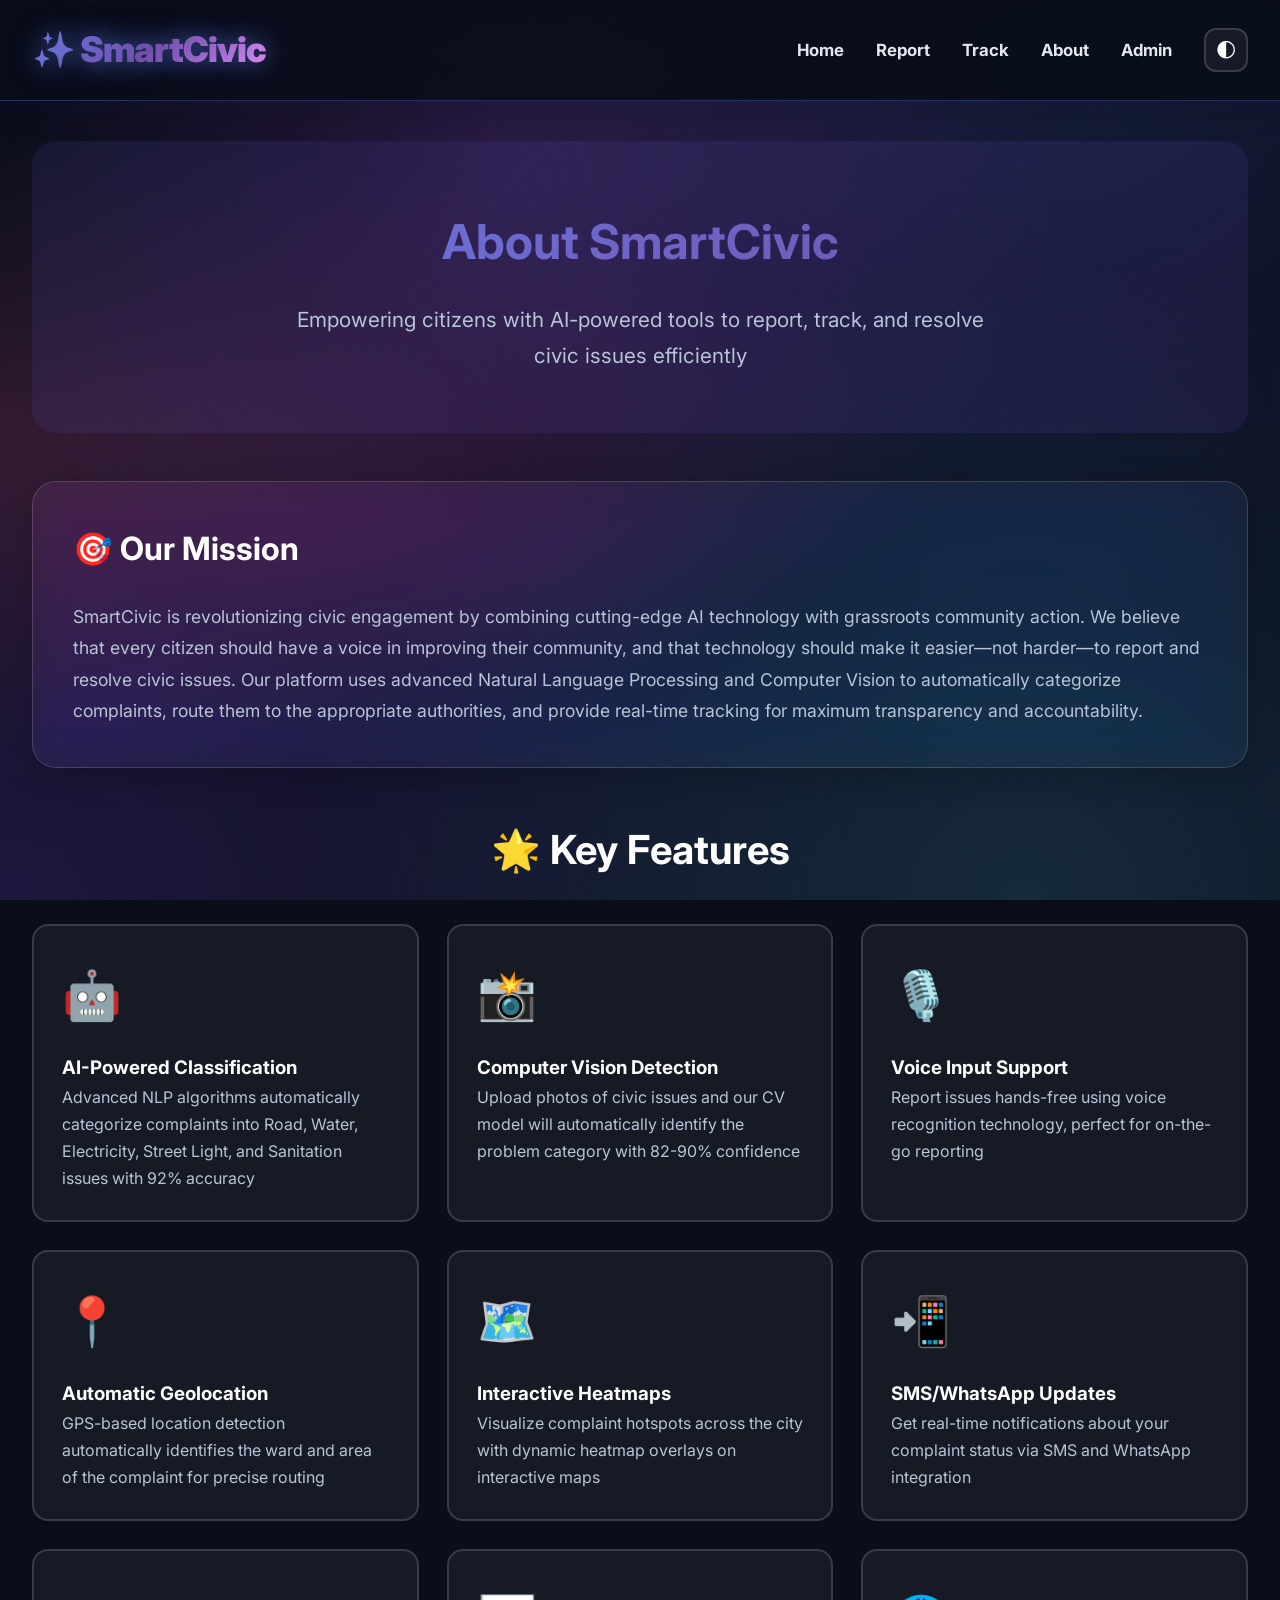
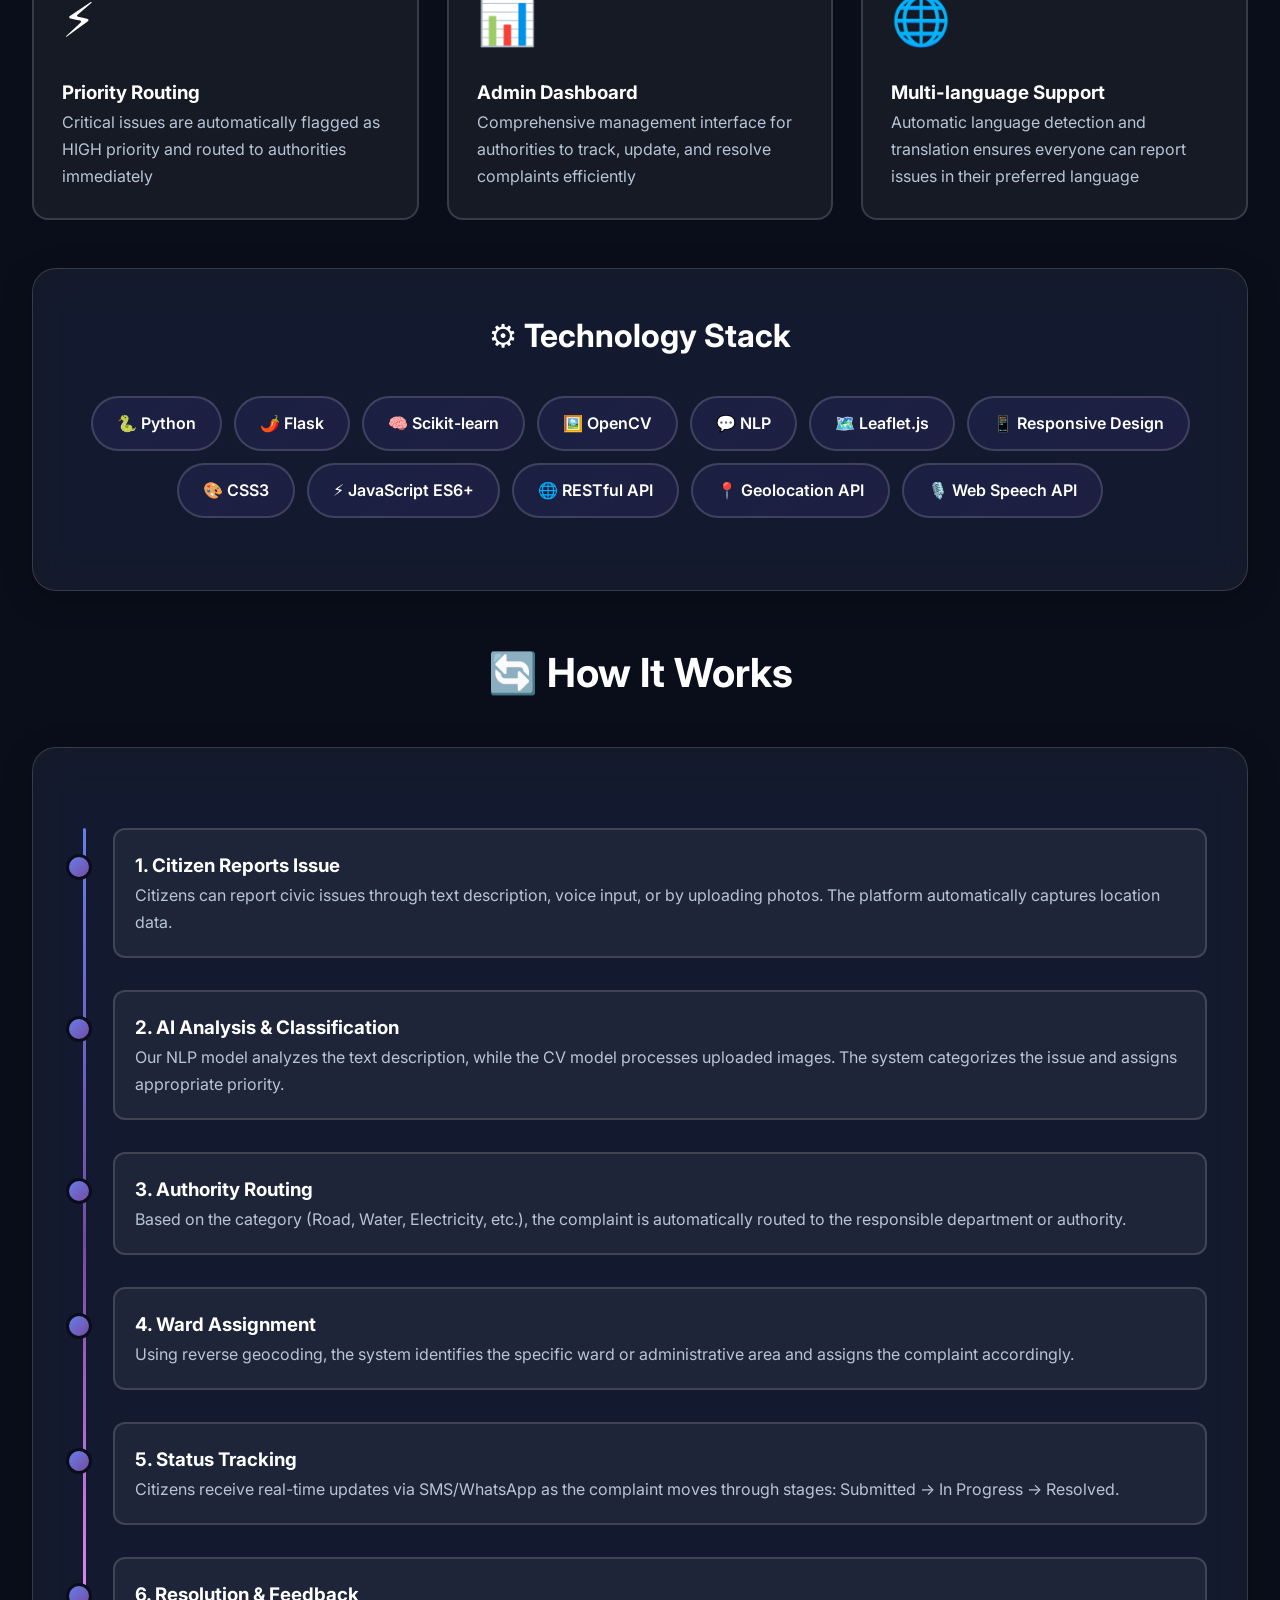
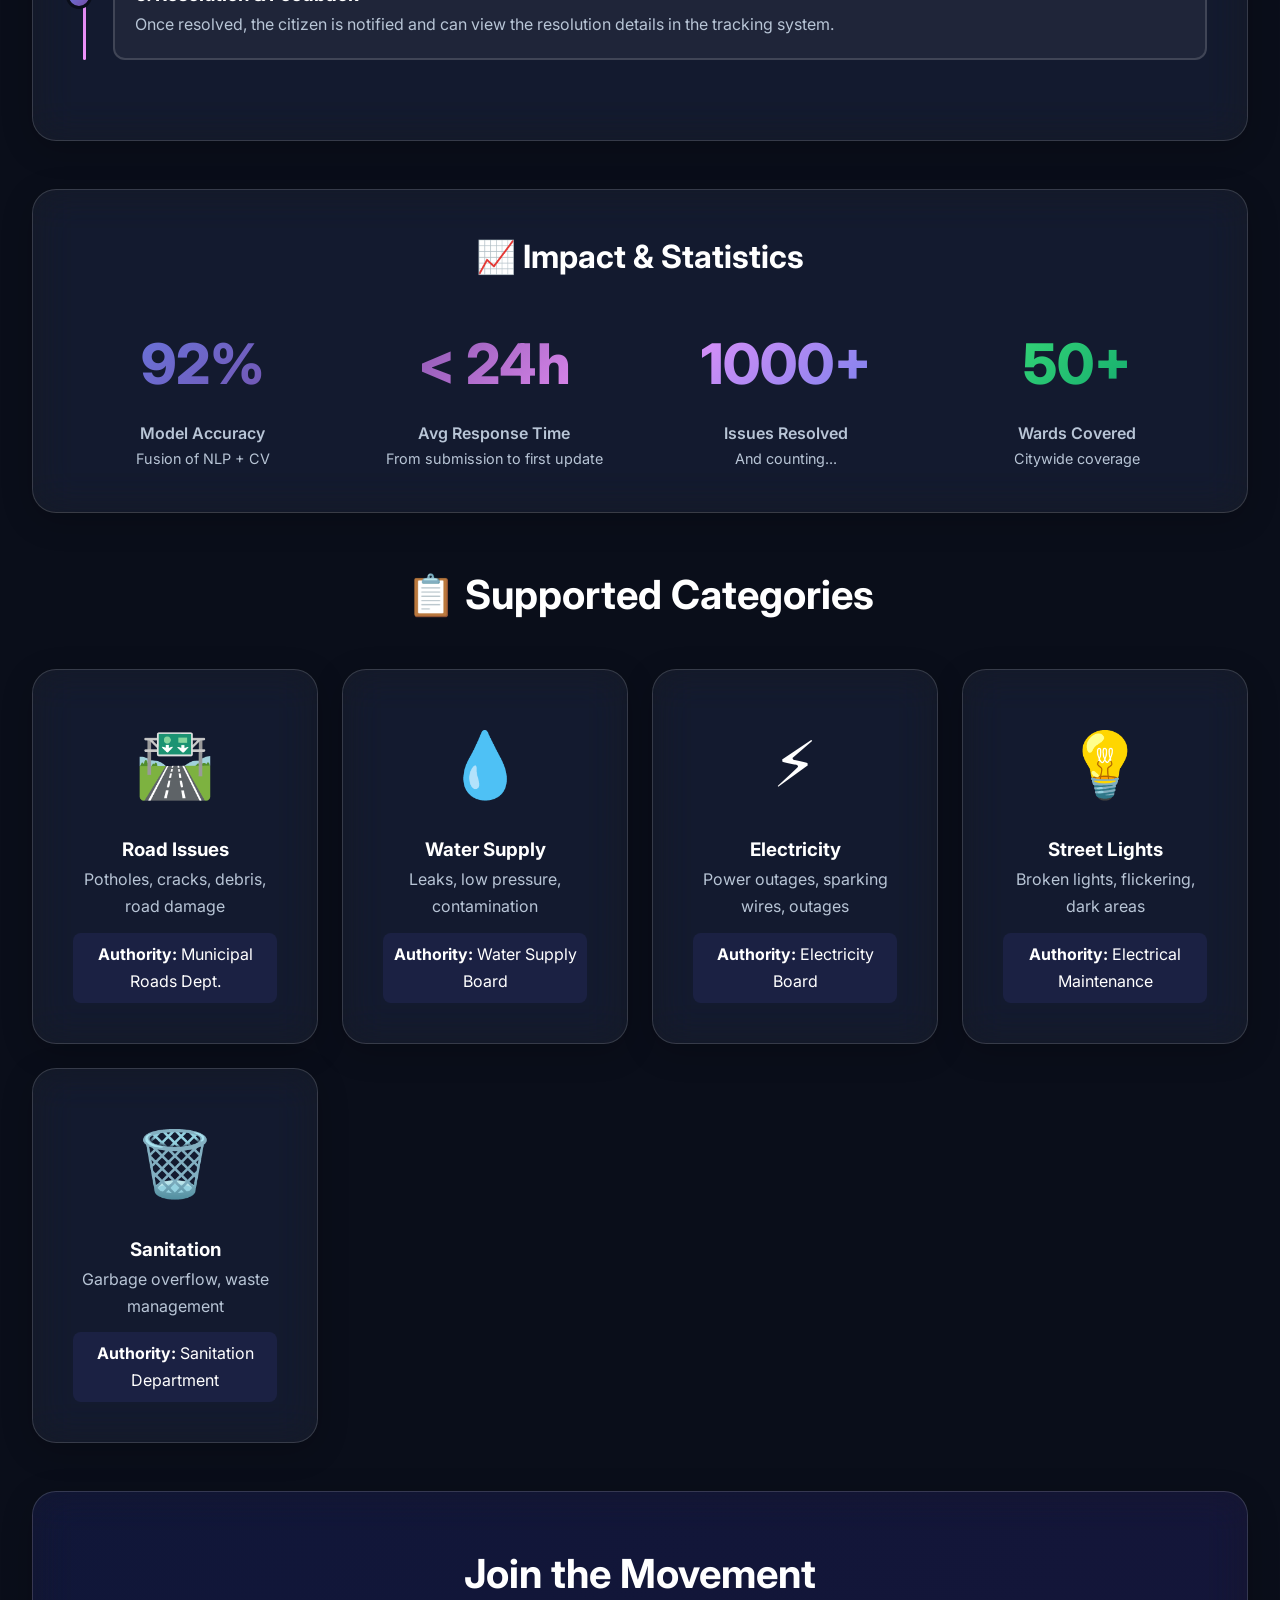
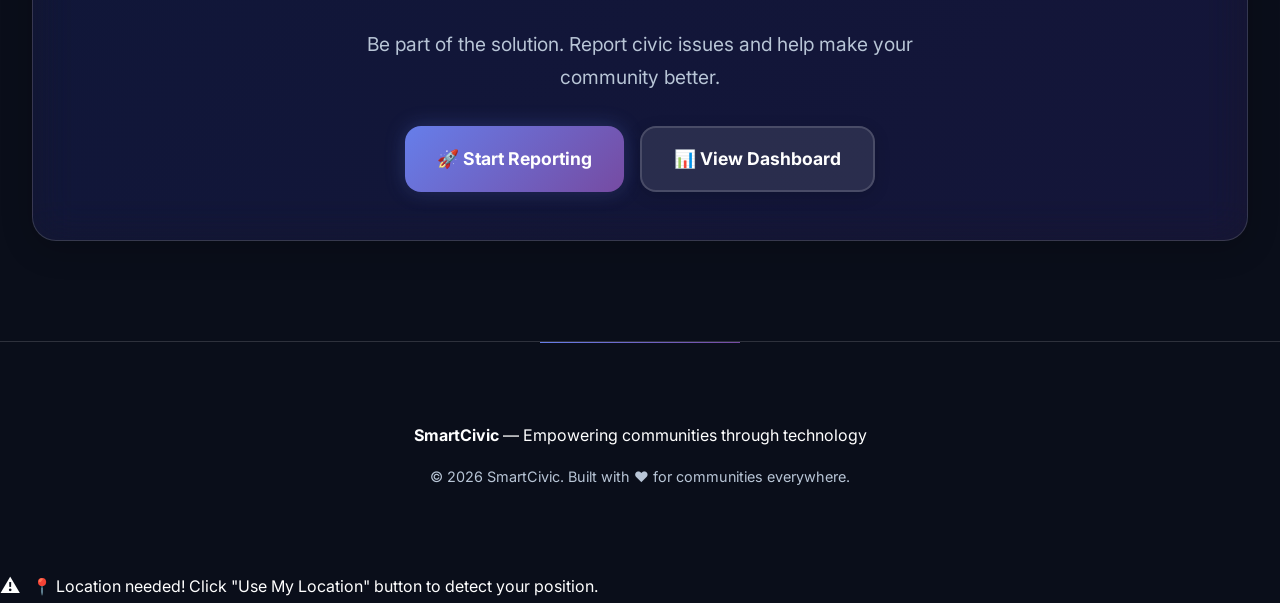
<file: frontend/about.html>
<!DOCTYPE html>
<html lang="en">

<head>
    <meta charset="utf-8">
    <meta name="viewport" content="width=device-width,initial-scale=1">
    <meta name="description" content="Learn more about SmartCivic - AI-powered civic complaint management platform">
    <title>About SmartCivic — Making Cities Smarter</title>
    <link href="https://fonts.googleapis.com/css2?family=Inter:wght@400;500;600;700;800;900&display=swap"
        rel="stylesheet">
    <link rel="stylesheet" href="style.css">
    <style>
        .about-hero {
            text-align: center;
            padding: 60px 20px;
            background: linear-gradient(135deg, rgba(99, 102, 241, 0.1), rgba(139, 92, 246, 0.1));
            border-radius: 24px;
            margin-bottom: 48px;
        }

        .about-hero h1 {
            font-size: 3rem;
            margin-bottom: 20px;
            background: linear-gradient(135deg, var(--accent-1), var(--accent-2));
            -webkit-background-clip: text;
            -webkit-text-fill-color: transparent;
            background-clip: text;
        }

        .feature-grid {
            display: grid;
            grid-template-columns: repeat(auto-fit, minmax(300px, 1fr));
            gap: 28px;
            margin: 40px 0;
        }

        .feature-item {
            padding: 28px;
            background: var(--glass);
            border: 2px solid var(--glass-border);
            border-radius: 16px;
            transition: all 0.3s ease;
        }

        .feature-item:hover {
            transform: translateY(-4px);
            box-shadow: 0 12px 32px rgba(99, 102, 241, 0.2);
            border-color: var(--accent-1);
        }

        .feature-icon {
            font-size: 3rem;
            margin-bottom: 16px;
        }

        .tech-stack {
            display: flex;
            flex-wrap: wrap;
            gap: 12px;
            justify-content: center;
            margin: 32px 0;
        }

        .tech-badge {
            padding: 12px 24px;
            background: linear-gradient(135deg, rgba(99, 102, 241, 0.1), rgba(139, 92, 246, 0.1));
            border: 2px solid var(--glass-border);
            border-radius: 999px;
            font-weight: 600;
            transition: all 0.3s ease;
        }

        .tech-badge:hover {
            background: linear-gradient(135deg, var(--accent-1), var(--accent-2));
            color: white;
            transform: scale(1.05);
        }

        .timeline {
            position: relative;
            padding-left: 40px;
            margin: 40px 0;
        }

        .timeline::before {
            content: '';
            position: absolute;
            left: 10px;
            top: 0;
            bottom: 0;
            width: 3px;
            background: linear-gradient(180deg, var(--accent-1), var(--accent-2), var(--accent-3));
            border-radius: 2px;
        }

        .timeline-item {
            position: relative;
            margin-bottom: 32px;
            padding: 20px;
            background: var(--glass);
            border: 2px solid var(--glass-border);
            border-radius: 12px;
            transition: all 0.3s ease;
        }

        .timeline-item:hover {
            border-color: var(--accent-1);
            transform: translateX(8px);
        }

        .timeline-item::before {
            content: '';
            position: absolute;
            left: -49px;
            top: 24px;
            width: 20px;
            height: 20px;
            border-radius: 50%;
            background: linear-gradient(135deg, var(--accent-1), var(--accent-2));
            border: 3px solid var(--bg-1);
        }

        .team-grid {
            display: grid;
            grid-template-columns: repeat(auto-fit, minmax(250px, 1fr));
            gap: 24px;
            margin: 40px 0;
        }

        .team-member {
            text-align: center;
            padding: 32px;
            background: var(--glass);
            border: 2px solid var(--glass-border);
            border-radius: 16px;
            transition: all 0.3s ease;
        }

        .team-member:hover {
            transform: translateY(-8px);
            box-shadow: 0 12px 32px rgba(99, 102, 241, 0.3);
        }

        .team-avatar {
            width: 100px;
            height: 100px;
            border-radius: 50%;
            background: linear-gradient(135deg, var(--accent-1), var(--accent-2));
            display: flex;
            align-items: center;
            justify-content: center;
            font-size: 3rem;
            margin: 0 auto 16px;
        }
    </style>
</head>

<body>
    <!-- Animated Particles Background -->
    <div class="particles" id="particles"></div>

    <header class="site-header">
        <div class="container header-inner">
            <a class="brand" href="index.html">✨ SmartCivic</a>
            <nav class="nav">
                <a href="index.html">Home</a>
                <a href="report.html">Report</a>
                <a href="track.html">Track</a>
                <a href="about.html">About</a>
                <a href="admin.html">Admin</a>
                <button class="theme-toggle" onclick="toggleTheme()" title="Toggle theme">
                    <span style="font-size: 20px;">🌓</span>
                </button>
            </nav>
        </div>
    </header>

    <main class="container" style="margin-top: 40px; margin-bottom: 60px;">
        <!-- Hero Section -->
        <div class="about-hero">
            <h1>About SmartCivic</h1>
            <p style="font-size: 1.3rem; color: var(--muted); max-width: 700px; margin: 0 auto;">
                Empowering citizens with AI-powered tools to report, track, and resolve civic issues efficiently
            </p>
        </div>

        <!-- Mission Statement -->
        <div class="card">
            <h2 style="margin-bottom: 24px; font-size: 2rem;">🎯 Our Mission</h2>
            <p style="font-size: 1.1rem; line-height: 1.8; color: var(--muted);">
                SmartCivic is revolutionizing civic engagement by combining cutting-edge AI technology with
                grassroots community action. We believe that every citizen should have a voice in improving
                their community, and that technology should make it easier—not harder—to report and resolve
                civic issues. Our platform uses advanced Natural Language Processing and Computer Vision to
                automatically categorize complaints, route them to the appropriate authorities, and provide
                real-time tracking for maximum transparency and accountability.
            </p>
        </div>

        <!-- Key Features -->
        <section style="margin: 48px 0;">
            <h2 style="text-align: center; margin-bottom: 40px; font-size: 2.5rem;">🌟 Key Features</h2>
            <div class="feature-grid">
                <div class="feature-item">
                    <div class="feature-icon">🤖</div>
                    <h3>AI-Powered Classification</h3>
                    <p class="muted">Advanced NLP algorithms automatically categorize complaints into Road, Water,
                        Electricity, Street Light, and Sanitation issues with 92% accuracy</p>
                </div>
                <div class="feature-item">
                    <div class="feature-icon">📸</div>
                    <h3>Computer Vision Detection</h3>
                    <p class="muted">Upload photos of civic issues and our CV model will automatically identify the
                        problem category with 82-90% confidence</p>
                </div>
                <div class="feature-item">
                    <div class="feature-icon">🎙️</div>
                    <h3>Voice Input Support</h3>
                    <p class="muted">Report issues hands-free using voice recognition technology, perfect for on-the-go
                        reporting</p>
                </div>
                <div class="feature-item">
                    <div class="feature-icon">📍</div>
                    <h3>Automatic Geolocation</h3>
                    <p class="muted">GPS-based location detection automatically identifies the ward and area of the
                        complaint for precise routing</p>
                </div>
                <div class="feature-item">
                    <div class="feature-icon">🗺️</div>
                    <h3>Interactive Heatmaps</h3>
                    <p class="muted">Visualize complaint hotspots across the city with dynamic heatmap overlays on
                        interactive maps</p>
                </div>
                <div class="feature-item">
                    <div class="feature-icon">📲</div>
                    <h3>SMS/WhatsApp Updates</h3>
                    <p class="muted">Get real-time notifications about your complaint status via SMS and WhatsApp
                        integration</p>
                </div>
                <div class="feature-item">
                    <div class="feature-icon">⚡</div>
                    <h3>Priority Routing</h3>
                    <p class="muted">Critical issues are automatically flagged as HIGH priority and routed to
                        authorities immediately</p>
                </div>
                <div class="feature-item">
                    <div class="feature-icon">📊</div>
                    <h3>Admin Dashboard</h3>
                    <p class="muted">Comprehensive management interface for authorities to track, update, and resolve
                        complaints efficiently</p>
                </div>
                <div class="feature-item">
                    <div class="feature-icon">🌐</div>
                    <h3>Multi-language Support</h3>
                    <p class="muted">Automatic language detection and translation ensures everyone can report issues in
                        their preferred language</p>
                </div>
            </div>
        </section>

        <!-- Technology Stack -->
        <div class="card">
            <h2 style="text-align: center; margin-bottom: 32px; font-size: 2rem;">⚙️ Technology Stack</h2>
            <div class="tech-stack">
                <span class="tech-badge">🐍 Python</span>
                <span class="tech-badge">🌶️ Flask</span>
                <span class="tech-badge">🧠 Scikit-learn</span>
                <span class="tech-badge">🖼️ OpenCV</span>
                <span class="tech-badge">💬 NLP</span>
                <span class="tech-badge">🗺️ Leaflet.js</span>
                <span class="tech-badge">📱 Responsive Design</span>
                <span class="tech-badge">🎨 CSS3</span>
                <span class="tech-badge">⚡ JavaScript ES6+</span>
                <span class="tech-badge">🌐 RESTful API</span>
                <span class="tech-badge">📍 Geolocation API</span>
                <span class="tech-badge">🎙️ Web Speech API</span>
            </div>
        </div>

        <!-- How It Works Timeline -->
        <section style="margin: 48px 0;">
            <h2 style="text-align: center; margin-bottom: 40px; font-size: 2.5rem;">🔄 How It Works</h2>
            <div class="card">
                <div class="timeline">
                    <div class="timeline-item">
                        <h3>1. Citizen Reports Issue</h3>
                        <p class="muted">Citizens can report civic issues through text description, voice input, or by
                            uploading photos. The platform automatically captures location data.</p>
                    </div>
                    <div class="timeline-item">
                        <h3>2. AI Analysis & Classification</h3>
                        <p class="muted">Our NLP model analyzes the text description, while the CV model processes
                            uploaded images. The system categorizes the issue and assigns appropriate priority.</p>
                    </div>
                    <div class="timeline-item">
                        <h3>3. Authority Routing</h3>
                        <p class="muted">Based on the category (Road, Water, Electricity, etc.), the complaint is
                            automatically routed to the responsible department or authority.</p>
                    </div>
                    <div class="timeline-item">
                        <h3>4. Ward Assignment</h3>
                        <p class="muted">Using reverse geocoding, the system identifies the specific ward or
                            administrative area and assigns the complaint accordingly.</p>
                    </div>
                    <div class="timeline-item">
                        <h3>5. Status Tracking</h3>
                        <p class="muted">Citizens receive real-time updates via SMS/WhatsApp as the complaint moves
                            through stages: Submitted → In Progress → Resolved.</p>
                    </div>
                    <div class="timeline-item">
                        <h3>6. Resolution & Feedback</h3>
                        <p class="muted">Once resolved, the citizen is notified and can view the resolution details in
                            the tracking system.</p>
                    </div>
                </div>
            </div>
        </section>

        <!-- Statistics -->
        <div class="card">
            <h2 style="text-align: center; margin-bottom: 32px; font-size: 2rem;">📈 Impact & Statistics</h2>
            <div
                style="display: grid; grid-template-columns: repeat(auto-fit, minmax(200px, 1fr)); gap: 32px; text-align: center;">
                <div>
                    <div
                        style="font-size: 3.5rem; font-weight: 800; background: linear-gradient(135deg, var(--accent-1), var(--accent-2)); -webkit-background-clip: text; -webkit-text-fill-color: transparent; background-clip: text;">
                        92%</div>
                    <div class="muted" style="margin-top: 8px; font-weight: 600;">Model Accuracy</div>
                    <div class="muted" style="font-size: 0.9rem;">Fusion of NLP + CV</div>
                </div>
                <div>
                    <div
                        style="font-size: 3.5rem; font-weight: 800; background: linear-gradient(135deg, var(--accent-2), var(--accent-3)); -webkit-background-clip: text; -webkit-text-fill-color: transparent; background-clip: text;">
                        < 24h</div>
                            <div class="muted" style="margin-top: 8px; font-weight: 600;">Avg Response Time</div>
                            <div class="muted" style="font-size: 0.9rem;">From submission to first update</div>
                    </div>
                    <div>
                        <div
                            style="font-size: 3.5rem; font-weight: 800; background: linear-gradient(135deg, var(--accent-3), var(--accent-1)); -webkit-background-clip: text; -webkit-text-fill-color: transparent; background-clip: text;">
                            1000+</div>
                        <div class="muted" style="margin-top: 8px; font-weight: 600;">Issues Resolved</div>
                        <div class="muted" style="font-size: 0.9rem;">And counting...</div>
                    </div>
                    <div>
                        <div
                            style="font-size: 3.5rem; font-weight: 800; background: linear-gradient(135deg, var(--success), #059669); -webkit-background-clip: text; -webkit-text-fill-color: transparent; background-clip: text;">
                            50+</div>
                        <div class="muted" style="margin-top: 8px; font-weight: 600;">Wards Covered</div>
                        <div class="muted" style="font-size: 0.9rem;">Citywide coverage</div>
                    </div>
                </div>
            </div>

            <!-- Support Categories -->
            <section style="margin: 48px 0;">
                <h2 style="text-align: center; margin-bottom: 40px; font-size: 2.5rem;">📋 Supported Categories</h2>
                <div style="display: grid; grid-template-columns: repeat(auto-fit, minmax(250px, 1fr)); gap: 24px;">
                    <div class="card" style="text-align: center;">
                        <div style="font-size: 4rem; margin-bottom: 16px;">🛣️</div>
                        <h3>Road Issues</h3>
                        <p class="muted">Potholes, cracks, debris, road damage</p>
                        <div
                            style="margin-top: 12px; padding: 8px; background: rgba(99, 102, 241, 0.1); border-radius: 8px;">
                            <strong>Authority:</strong> Municipal Roads Dept.
                        </div>
                    </div>
                    <div class="card" style="text-align: center;">
                        <div style="font-size: 4rem; margin-bottom: 16px;">💧</div>
                        <h3>Water Supply</h3>
                        <p class="muted">Leaks, low pressure, contamination</p>
                        <div
                            style="margin-top: 12px; padding: 8px; background: rgba(99, 102, 241, 0.1); border-radius: 8px;">
                            <strong>Authority:</strong> Water Supply Board
                        </div>
                    </div>
                    <div class="card" style="text-align: center;">
                        <div style="font-size: 4rem; margin-bottom: 16px;">⚡</div>
                        <h3>Electricity</h3>
                        <p class="muted">Power outages, sparking wires, outages</p>
                        <div
                            style="margin-top: 12px; padding: 8px; background: rgba(99, 102, 241, 0.1); border-radius: 8px;">
                            <strong>Authority:</strong> Electricity Board
                        </div>
                    </div>
                    <div class="card" style="text-align: center;">
                        <div style="font-size: 4rem; margin-bottom: 16px;">💡</div>
                        <h3>Street Lights</h3>
                        <p class="muted">Broken lights, flickering, dark areas</p>
                        <div
                            style="margin-top: 12px; padding: 8px; background: rgba(99, 102, 241, 0.1); border-radius: 8px;">
                            <strong>Authority:</strong> Electrical Maintenance
                        </div>
                    </div>
                    <div class="card" style="text-align: center;">
                        <div style="font-size: 4rem; margin-bottom: 16px;">🗑️</div>
                        <h3>Sanitation</h3>
                        <p class="muted">Garbage overflow, waste management</p>
                        <div
                            style="margin-top: 12px; padding: 8px; background: rgba(99, 102, 241, 0.1); border-radius: 8px;">
                            <strong>Authority:</strong> Sanitation Department
                        </div>
                    </div>
                </div>
            </section>

            <!-- Call to Action -->
            <div class="card"
                style="text-align: center; padding: 48px 32px; background: linear-gradient(135deg, rgba(99, 102, 241, 0.1), rgba(139, 92, 246, 0.1));">
                <h2 style="font-size: 2.5rem; margin-bottom: 20px;">Join the Movement</h2>
                <p class="muted"
                    style="font-size: 1.2rem; margin-bottom: 32px; max-width: 600px; margin-left: auto; margin-right: auto;">
                    Be part of the solution. Report civic issues and help make your community better.
                </p>
                <div style="display: flex; gap: 16px; justify-content: center; flex-wrap: wrap;">
                    <a class="btn primary" href="report.html" style="font-size: 1.1rem; padding: 16px 32px;">
                        <span>🚀 Start Reporting</span>
                    </a>
                    <a class="btn secondary" href="admin.html" style="font-size: 1.1rem; padding: 16px 32px;">
                        <span>📊 View Dashboard</span>
                    </a>
                </div>
            </div>
    </main>

    <footer class="site-footer">
        <div class="container" style="text-align: center;">
            <p style="margin-bottom: 16px;">
                <strong>SmartCivic</strong> — Empowering communities through technology
            </p>
            <p class="muted" style="font-size: 0.9rem;">
                © 2026 SmartCivic. Built with ❤️ for communities everywhere.
            </p>
        </div>
    </footer>

    <script src="script.js"></script>
    
    <script>
        // Create animated particles
        function createParticles() {
            const particlesContainer = document.getElementById('particles');
            const particleCount = 50;

            for (let i = 0; i < particleCount; i++) {
                const particle = document.createElement('div');
                particle.className = 'particle';
                particle.style.left = Math.random() * 100 + '%';
                particle.style.animationDelay = Math.random() * 15 + 's';
                particle.style.animationDuration = (Math.random() * 10 + 10) + 's';

                const colors = ['#667eea', '#764ba2', '#f093fb', '#4facfe'];
                particle.style.background = colors[Math.floor(Math.random() * colors.length)];

                particlesContainer.appendChild(particle);
            }
        }

        createParticles();
    </script>
</body>

</html>
</file>
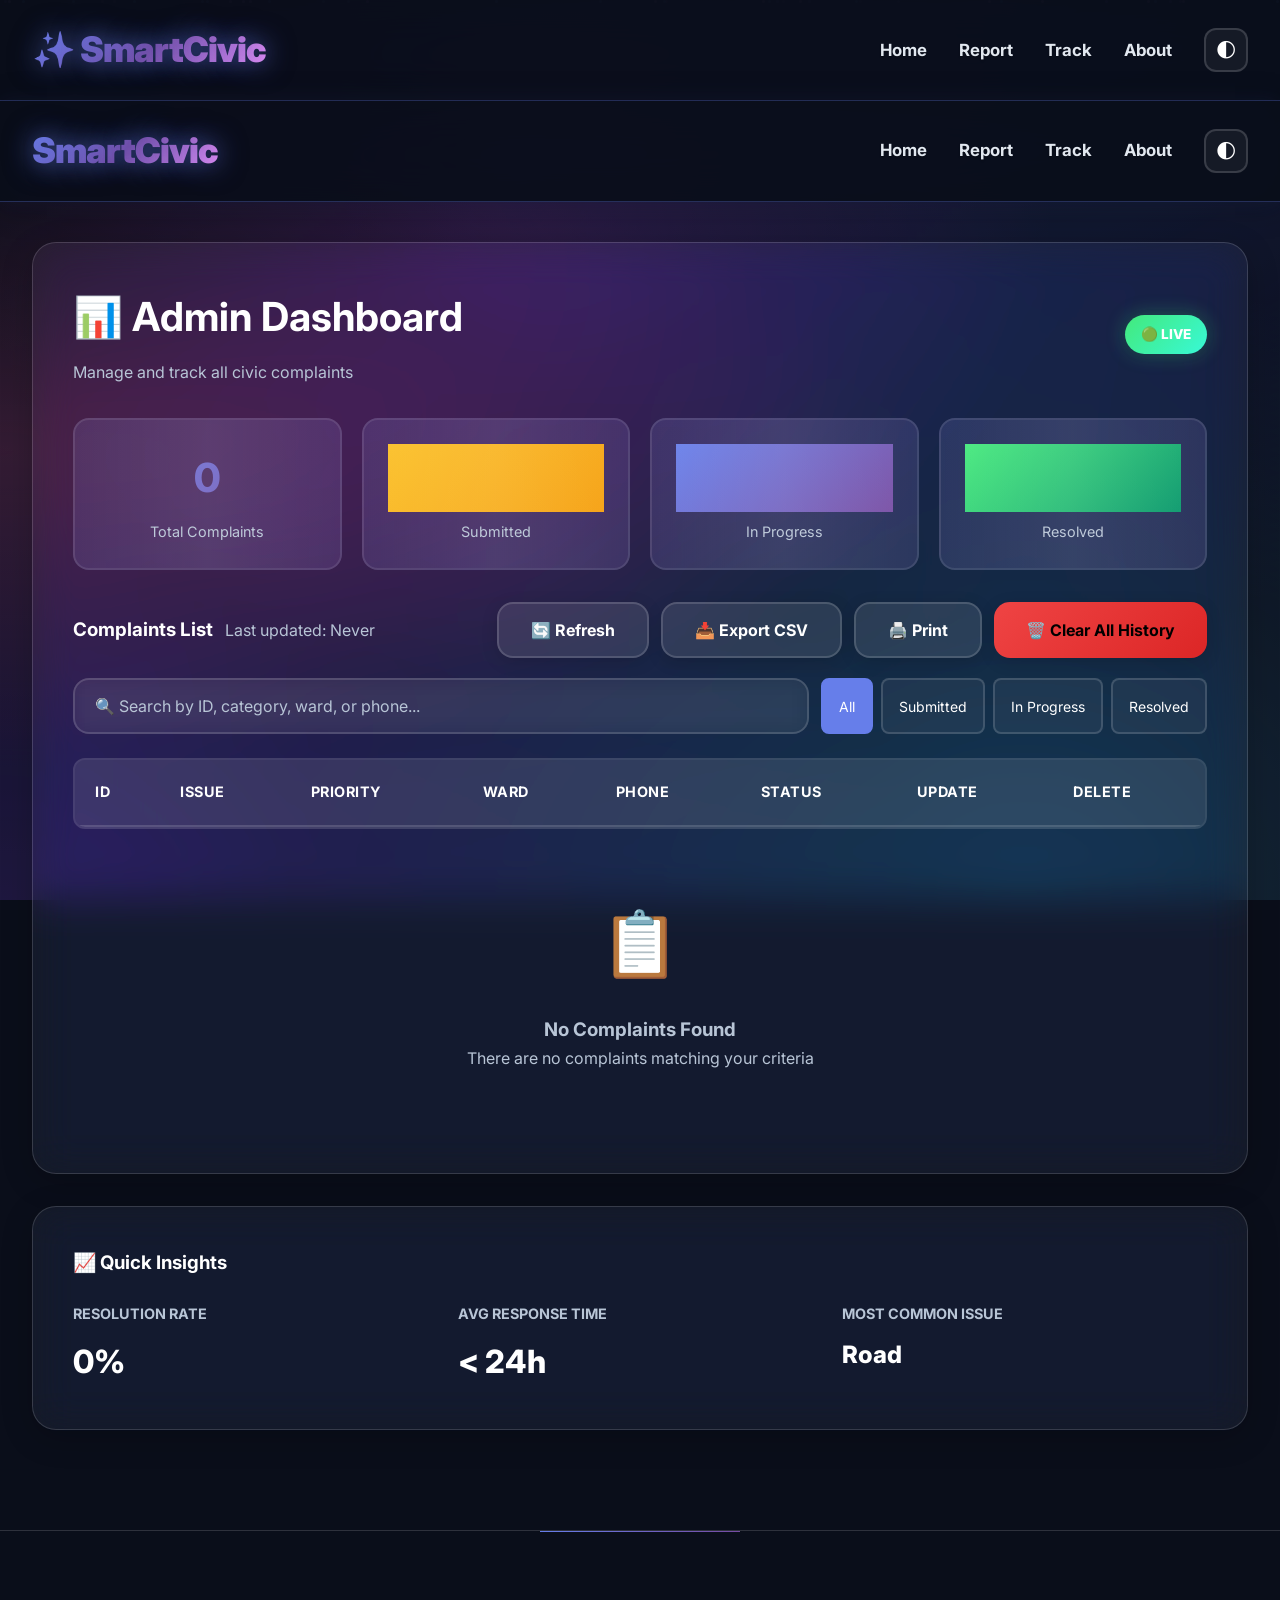
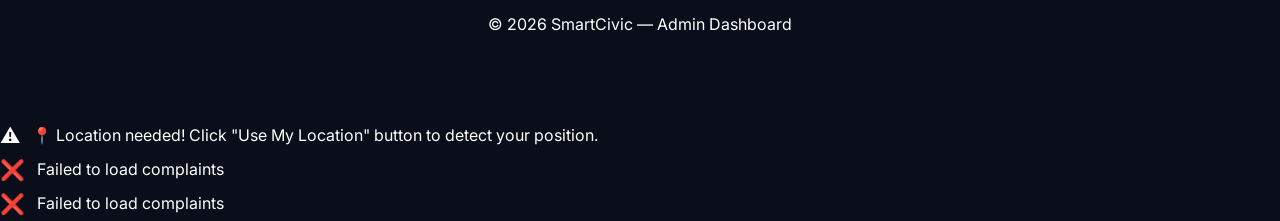
<file: frontend/admin.html>
<!DOCTYPE html>
<html lang="en">

<head>
    <meta charset="utf-8">
    <meta name="viewport" content="width=device-width,initial-scale=1">
    <meta name="description"
        content="SmartCivic Admin Dashboard - Manage and track civic complaints with powerful analytics">
    <title>Admin Dashboard — SmartCivic AI</title>
    <link href="https://fonts.googleapis.com/css2?family=Inter:wght@400;500;600;700;800;900&display=swap"
        rel="stylesheet">
    <link rel="stylesheet" href="style.css">

<body>
    <!-- Animated Particles Background -->
    <div class="particles" id="particles"></div>

    <header class="site-header">
        <div class="container header-inner">
            <a class="brand" href="index.html">✨ SmartCivic</a>
            <nav class="nav">
                <a href="index.html">Home</a>
                <a href="report.html">Report</a>
                <a href="track.html">Track</a>
                <a href="about.html">About</a>
                <button class="theme-toggle" onclick="toggleTheme()" title="Toggle theme">
                    <span style="font-size: 20px;">🌓</span>
                </button>
            </nav>
        </div>
    </header>
    <style>
        .dashboard-header {
            display: grid;
            grid-template-columns: repeat(auto-fit, minmax(200px, 1fr));
            gap: 20px;
            margin-bottom: 32px;
        }

        .stat-box {
            background: linear-gradient(135deg, rgba(99, 102, 241, 0.1), rgba(139, 92, 246, 0.1));
            border: 2px solid var(--glass-border);
            border-radius: 16px;
            padding: 24px;
            text-align: center;
            transition: all 0.3s ease;
        }

        .stat-box:hover {
            transform: translateY(-4px);
            box-shadow: 0 8px 24px rgba(99, 102, 241, 0.3);
        }

        .stat-box .number {
            font-size: 2.5rem;
            font-weight: 800;
            background: linear-gradient(135deg, var(--accent-1), var(--accent-2));
            -webkit-background-clip: text;
            -webkit-text-fill-color: transparent;
            background-clip: text;
        }

        .stat-box .label {
            color: var(--muted);
            margin-top: 8px;
            font-size: 0.9rem;
        }

        .search-filter-section {
            display: flex;
            gap: 12px;
            margin-bottom: 24px;
            flex-wrap: wrap;
        }

        .search-box {
            flex: 1;
            min-width: 250px;
        }

        .filter-buttons {
            display: flex;
            gap: 8px;
            flex-wrap: wrap;
        }

        .filter-btn {
            padding: 10px 16px;
            border-radius: 8px;
            border: 2px solid var(--glass-border);
            background: var(--glass);
            color: var(--text);
            cursor: pointer;
            transition: all 0.3s ease;
            font-size: 14px;
        }

        .filter-btn:hover,
        .filter-btn.active {
            background: var(--accent-1);
            border-color: var(--accent-1);
            color: white;
        }

        .table-container {
            overflow-x: auto;
            border-radius: 12px;
            border: 2px solid var(--glass-border);
        }

        .export-section {
            display: flex;
            justify-content: space-between;
            align-items: center;
            margin-bottom: 20px;
            flex-wrap: wrap;
            gap: 12px;
        }

        code {
            background: rgba(99, 102, 241, 0.1);
            padding: 2px 8px;
            border-radius: 4px;
            font-family: 'Courier New', monospace;
            font-size: 0.9em;
            color: var(--accent-2);
        }

        .status-dot {
            display: inline-block;
            width: 8px;
            height: 8px;
            border-radius: 50%;
            margin-right: 6px;
        }

        .status-submitted {
            color: var(--warning);
        }

        .status-submitted .status-dot {
            background: var(--warning);
        }

        .status-in-progress {
            color: var(--accent-1);
        }

        .status-in-progress .status-dot {
            background: var(--accent-1);
        }

        .status-resolved {
            color: var(--success);
        }

        .status-resolved .status-dot {
            background: var(--success);
        }

        .no-data {
            text-align: center;
            padding: 60px 20px;
            color: var(--muted);
        }

        .no-data-icon {
            font-size: 4rem;
            margin-bottom: 16px;
        }
    </style>
    </head>

    <body>
        <header class="site-header">
            <div class="container header-inner">
                <a class="brand" href="index.html">SmartCivic</a>
                <nav class="nav">
                    <a href="index.html">Home</a>
                    <a href="report.html">Report</a>
                    <a href="track.html">Track</a>
                    <a href="about.html">About</a>
                    <button class="theme-toggle" onclick="toggleTheme()" title="Toggle theme">
                        <span style="font-size: 20px;">🌓</span>
                    </button>
                </nav>
            </div>
        </header>

        <main class="container" style="margin-top: 40px; margin-bottom: 60px;">
            <div class="card">
                <div
                    style="display: flex; justify-content: space-between; align-items: center; margin-bottom: 32px; flex-wrap: wrap; gap: 16px;">
                    <div>
                        <h1 style="font-size: 2.5rem; margin-bottom: 8px;">📊 Admin Dashboard</h1>
                        <p class="muted">Manage and track all civic complaints</p>
                    </div>
                    <div class="badge">🟢 Live</div>
                </div>

                <!-- Statistics Overview -->
                <div class="dashboard-header">
                    <div class="stat-box">
                        <div class="number" id="totalCount">0</div>
                        <div class="label">Total Complaints</div>
                    </div>
                    <div class="stat-box">
                        <div class="number" id="submittedCount"
                            style="background: linear-gradient(135deg, var(--warning), #f59e0b);">0</div>
                        <div class="label">Submitted</div>
                    </div>
                    <div class="stat-box">
                        <div class="number" id="progressCount"
                            style="background: linear-gradient(135deg, var(--accent-1), var(--accent-2));">0</div>
                        <div class="label">In Progress</div>
                    </div>
                    <div class="stat-box">
                        <div class="number" id="resolvedCount"
                            style="background: linear-gradient(135deg, var(--success), #059669);">0</div>
                        <div class="label">Resolved</div>
                    </div>
                </div>

                <!-- Export and Actions -->
                <div class="export-section">
                    <div style="display: flex; gap: 12px; align-items: center;">
                        <h3 style="margin: 0;">Complaints List</h3>
                        <span class="muted" id="lastUpdated">Last updated: Never</span>
                    </div>
                    <div style="display: flex; gap: 12px; flex-wrap: wrap;">
                        <button class="btn secondary" onclick="loadComplaints()">
                            <span>🔄 Refresh</span>
                        </button>
                        <button class="btn secondary" onclick="exportToCSV()">
                            <span>📥 Export CSV</span>
                        </button>
                        <button class="btn secondary" onclick="printReport()">
                            <span>🖨️ Print</span>
                        </button>
                        <button class="btn" style="background: linear-gradient(135deg, #ef4444, #dc2626);"
                            onclick="clearAllHistory()">
                            <span>🗑️ Clear All History</span>
                        </button>
                    </div>
                </div>

                <!-- Search and Filter -->
                <div class="search-filter-section">
                    <div class="search-box">
                        <input type="text" id="searchInput" placeholder="🔍 Search by ID, category, ward, or phone..."
                            oninput="searchComplaints()" style="margin-top: 0;">
                    </div>
                    <div class="filter-buttons">
                        <button class="filter-btn active" onclick="filterByStatus('all')">All</button>
                        <button class="filter-btn" onclick="filterByStatus('Submitted')">Submitted</button>
                        <button class="filter-btn" onclick="filterByStatus('In Progress')">In Progress</button>
                        <button class="filter-btn" onclick="filterByStatus('Resolved')">Resolved</button>
                    </div>
                </div>

                <!-- Table -->
                <div class="table-container">
                    <table id="table" class="admin-table">
                        <tr>
                            <th>ID</th>
                            <th>Issue</th>
                            <th>Priority</th>
                            <th>Ward</th>
                            <th>Phone</th>
                            <th>Status</th>
                            <th>Update</th>
                            <th>Delete</th>
                        </tr>
                    </table>
                </div>

                <div id="noData" class="no-data" style="display: none;">
                    <div class="no-data-icon">📋</div>
                    <h3>No Complaints Found</h3>
                    <p class="muted">There are no complaints matching your criteria</p>
                </div>
            </div>

            <!-- Quick Stats Card -->
            <div class="card" style="margin-top: 32px;">
                <h3 style="margin-bottom: 24px;">📈 Quick Insights</h3>
                <div style="display: grid; grid-template-columns: repeat(auto-fit, minmax(250px, 1fr)); gap: 20px;">
                    <div>
                        <h4 style="color: var(--muted); font-size: 0.9rem; margin-bottom: 8px;">RESOLUTION RATE</h4>
                        <div style="font-size: 2rem; font-weight: 800;" id="resolutionRate">0%</div>
                    </div>
                    <div>
                        <h4 style="color: var(--muted); font-size: 0.9rem; margin-bottom: 8px;">AVG RESPONSE TIME</h4>
                        <div style="font-size: 2rem; font-weight: 800;">
                            < 24h</div>
                        </div>
                        <div>
                            <h4 style="color: var(--muted); font-size: 0.9rem; margin-bottom: 8px;">MOST COMMON ISSUE
                            </h4>
                            <div style="font-size: 1.5rem; font-weight: 800;" id="commonIssue">Road</div>
                        </div>
                    </div>
                </div>
        </main>

        <footer class="site-footer">
            <div class="container">
                © 2026 SmartCivic — Admin Dashboard
            </div>
        </footer>

        <script src="script.js"></script>
        
        <script>
            let allComplaints = [];
            let currentFilter = 'all';

            // Enhanced load complaints
            async function loadComplaints() {
                try {
                    const host = location.hostname || '127.0.0.1';
                    const API_BASE = (location.protocol === 'file:' || location.hostname === '127.0.0.1' || location.hostname === 'localhost')
                        ? `http://${host}:5000`
                        : (location.port === '5000' ? '' : `http://${location.hostname}:5000`);
                    const r = await fetch(`${API_BASE}/admin/complaints`);
                    allComplaints = await r.json();

                    updateStatistics();
                    renderTable(allComplaints);

                    document.getElementById('lastUpdated').textContent = `Last updated: ${new Date().toLocaleTimeString()}`;
                } catch (e) {
                    showToast('Failed to load complaints', 'error');
                    document.getElementById('noData').style.display = 'block';
                }
            }

            // Update statistics
            function updateStatistics() {
                const total = allComplaints.length;
                const submitted = allComplaints.filter(c => c.status === 'Submitted').length;
                const progress = allComplaints.filter(c => c.status === 'In Progress').length;
                const resolved = allComplaints.filter(c => c.status === 'Resolved').length;

                document.getElementById('totalCount').textContent = total;
                document.getElementById('submittedCount').textContent = submitted;
                document.getElementById('progressCount').textContent = progress;
                document.getElementById('resolvedCount').textContent = resolved;

                const resolutionRate = total > 0 ? Math.round((resolved / total) * 100) : 0;
                document.getElementById('resolutionRate').textContent = `${resolutionRate}%`;

                // Find most common category
                const categories = {};
                allComplaints.forEach(c => {
                    categories[c.category] = (categories[c.category] || 0) + 1;
                });
                const mostCommon = Object.keys(categories).reduce((a, b) =>
                    categories[a] > categories[b] ? a : b, 'Road'
                );
                document.getElementById('commonIssue').textContent = mostCommon;
            }

            // Render table
            function renderTable(data) {
                const table = document.getElementById('table');
                const noData = document.getElementById('noData');

                if (data.length === 0) {
                    table.style.display = 'none';
                    noData.style.display = 'block';
                    return;
                }

                table.style.display = 'table';
                noData.style.display = 'none';

                let html = `
                <tr>
                    <th>ID</th>
                    <th>Issue</th>
                    <th>Priority</th>
                    <th>Ward</th>
                    <th>Phone</th>
                    <th>Status</th>
                    <th>Update</th>
                    <th>Delete</th>
                </tr>
            `;

                data.forEach(c => {
                    const statusClass = c.status.replace(' ', '-').toLowerCase();
                    const priorityColor = {
                        'HIGH': 'var(--danger)',
                        'MEDIUM': 'var(--warning)',
                        'LOW': 'var(--success)'
                    }[c.priority] || 'var(--muted)';

                    html += `
                    <tr>
                        <td><code>${c.id}</code></td>
                        <td><strong>${c.category}</strong><br><small class="muted">${c.authority || '-'}</small></td>
                        <td><span style="color: ${priorityColor}; font-weight: 600;">${c.priority || '-'}</span></td>
                        <td>${c.ward || '-'}</td>
                        <td>${c.phone || '-'}</td>
                        <td class="status-${statusClass}">
                            <span class="status-dot"></span>${c.status}
                        </td>
                        <td>
                            <select onchange="updateComplaint('${c.id}', this.value)">
                                <option ${c.status === 'Submitted' ? 'selected' : ''}>Submitted</option>
                                <option ${c.status === 'In Progress' ? 'selected' : ''}>In Progress</option>
                                <option ${c.status === 'Resolved' ? 'selected' : ''}>Resolved</option>
                            </select>
                        </td>
                        <td>
                            <button onclick="deleteComplaint('${c.id}')" style="background:#ef4444;border:none;color:white;padding:6px 12px;border-radius:6px;cursor:pointer;font-size:0.85rem;">🗑️</button>
                        </td>
                    </tr>
                `;
                });

                table.innerHTML = html;
            }

            // Filter by status
            function filterByStatus(status) {
                currentFilter = status;

                // Update button states
                document.querySelectorAll('.filter-btn').forEach(btn => {
                    btn.classList.remove('active');
                });
                event.target.classList.add('active');

                const filtered = status === 'all'
                    ? allComplaints
                    : allComplaints.filter(c => c.status === status);

                renderTable(filtered);
                showToast(`Showing ${filtered.length} complaints`, 'info');
            }

            // Search function
            function searchComplaints() {
                const input = document.getElementById('searchInput');
                const filter = input.value.toUpperCase();

                const filtered = allComplaints.filter(c => {
                    const searchText = `${c.id} ${c.category} ${c.ward} ${c.phone} ${c.status}`.toUpperCase();
                    const matchesSearch = searchText.includes(filter);
                    const matchesFilter = currentFilter === 'all' || c.status === currentFilter;
                    return matchesSearch && matchesFilter;
                });

                renderTable(filtered);
            }

            // Export to CSV
            function exportToCSV() {
                const headers = ['ID', 'Category', 'Authority', 'Priority', 'Ward', 'Phone', 'Status', 'Time'];
                const rows = allComplaints.map(c => [
                    c.id,
                    c.category,
                    c.authority,
                    c.priority,
                    c.ward,
                    c.phone,
                    c.status,
                    c.time
                ]);

                let csv = headers.join(',') + '\n';
                rows.forEach(row => {
                    csv += row.map(cell => `"${cell || '-'}"`).join(',') + '\n';
                });

                const blob = new Blob([csv], { type: 'text/csv' });
                const url = window.URL.createObjectURL(blob);
                const a = document.createElement('a');
                a.href = url;
                a.download = `smartcivic_complaints_${new Date().toISOString().split('T')[0]}.csv`;
                a.click();

                showToast('CSV exported successfully', 'success');
            }

            // Print report
            function printReport() {
                window.print();
            }

            // Initialize
            loadComplaints();

            // Auto-refresh every 30 seconds
            setInterval(loadComplaints, 30000);

            // Delete single complaint
            async function deleteComplaint(id) {
                if (!confirm(`Are you sure you want to delete complaint ${id}?`)) return;

                try {
                    const host = location.hostname || '127.0.0.1';
                    const API_BASE = (location.protocol === 'file:' || location.hostname === '127.0.0.1' || location.hostname === 'localhost')
                        ? `http://${host}:5000` : '';

                    const r = await fetch(`${API_BASE}/admin/delete`, {
                        method: 'POST',
                        headers: { 'Content-Type': 'application/json' },
                        body: JSON.stringify({ id })
                    });
                    const data = await r.json();

                    if (data.success) {
                        showToast(`Complaint ${id} deleted`, 'success');
                        loadComplaints();
                    } else {
                        showToast(data.error || 'Failed to delete', 'error');
                    }
                } catch (e) {
                    showToast('Error deleting complaint', 'error');
                }
            }

            // Clear all history
            async function clearAllHistory() {
                if (!confirm('⚠️ Are you sure you want to delete ALL complaints? This cannot be undone!')) return;
                if (!confirm('This will permanently delete all complaint history. Are you REALLY sure?')) return;

                try {
                    const host = location.hostname || '127.0.0.1';
                    const API_BASE = (location.protocol === 'file:' || location.hostname === '127.0.0.1' || location.hostname === 'localhost')
                        ? `http://${host}:5000` : '';

                    const r = await fetch(`${API_BASE}/admin/clear-all`, {
                        method: 'POST',
                        headers: { 'Content-Type': 'application/json' }
                    });
                    const data = await r.json();

                    if (data.success) {
                        showToast('All history cleared!', 'success');
                        loadComplaints();
                    } else {
                        showToast(data.error || 'Failed to clear', 'error');
                    }
                } catch (e) {
                    showToast('Error clearing history', 'error');
                }
            }
        </script>

        <script>
            // Create animated particles
            function createParticles() {
                const particlesContainer = document.getElementById('particles');
                const particleCount = 40;

                for (let i = 0; i < particleCount; i++) {
                    const particle = document.createElement('div');
                    particle.className = 'particle';
                    particle.style.left = Math.random() * 100 + '%';
                    particle.style.animationDelay = Math.random() * 15 + 's';
                    particle.style.animationDuration = (Math.random() * 10 + 10) + 's';

                    const colors = ['#667eea', '#764ba2', '#f093fb', '#4facfe'];
                    particle.style.background = colors[Math.floor(Math.random() * colors.length)];

                    particlesContainer.appendChild(particle);
                }
            }

            createParticles();
        </script>
    </body>

</html>
</file>
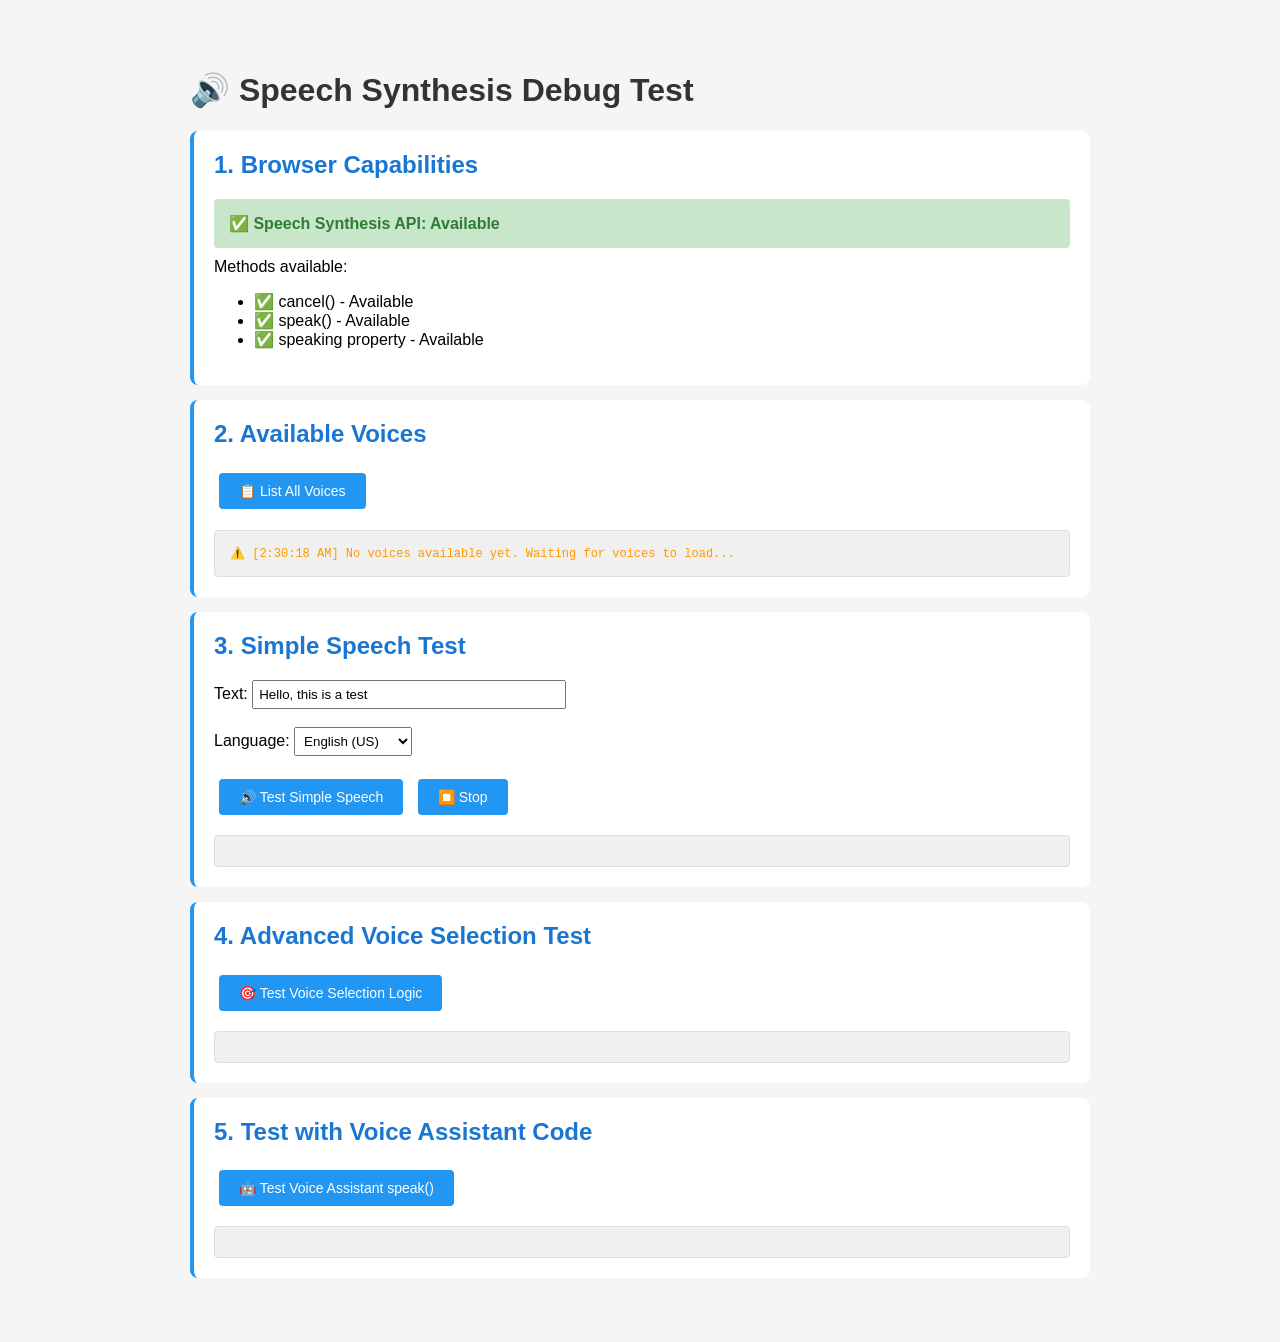
<file: frontend/speech-debug.html>
<!DOCTYPE html>
<html lang="en">
<head>
    <meta charset="UTF-8">
    <meta name="viewport" content="width=device-width, initial-scale=1.0">
    <title>Speech Synthesis Debug Test</title>
    <style>
        body {
            font-family: Arial, sans-serif;
            max-width: 900px;
            margin: 30px auto;
            padding: 20px;
            background: #f5f5f5;
        }
        h1 {
            color: #333;
        }
        .test-box {
            background: white;
            padding: 20px;
            margin: 15px 0;
            border-radius: 8px;
            border-left: 4px solid #2196F3;
        }
        .test-box h2 {
            margin-top: 0;
            color: #1976D2;
        }
        button {
            background: #2196F3;
            color: white;
            border: none;
            padding: 10px 20px;
            border-radius: 4px;
            cursor: pointer;
            margin: 5px;
            font-size: 14px;
        }
        button:hover {
            background: #1976D2;
        }
        button:disabled {
            background: #aaa;
            cursor: not-allowed;
        }
        .output {
            background: #f0f0f0;
            padding: 15px;
            border-radius: 4px;
            font-family: monospace;
            font-size: 12px;
            max-height: 400px;
            overflow-y: auto;
            margin-top: 15px;
            border: 1px solid #ddd;
        }
        .success { color: #4CAF50; }
        .error { color: #F44336; }
        .warning { color: #FF9800; }
        .info { color: #2196F3; }
        .voice-list {
            list-style: none;
            padding: 0;
        }
        .voice-list li {
            padding: 8px;
            background: #e3f2fd;
            margin: 5px 0;
            border-radius: 4px;
        }
        .status {
            padding: 15px;
            margin: 10px 0;
            border-radius: 4px;
            font-weight: bold;
        }
        .status.ready { background: #c8e6c9; color: #2e7d32; }
        .status.error { background: #ffcdd2; color: #c62828; }
        .status.warning { background: #fff9c4; color: #f57f17; }
    </style>
</head>
<body>
    <h1>🔊 Speech Synthesis Debug Test</h1>

    <div class="test-box">
        <h2>1. Browser Capabilities</h2>
        <div id="capabilities"></div>
    </div>

    <div class="test-box">
        <h2>2. Available Voices</h2>
        <button onclick="listVoices()">📋 List All Voices</button>
        <ul id="voices-list" class="voice-list"></ul>
        <div id="voices-output" class="output"></div>
    </div>

    <div class="test-box">
        <h2>3. Simple Speech Test</h2>
        <label>
            Text: <input type="text" id="text-input" value="Hello, this is a test" style="width: 300px; padding: 5px;">
        </label><br><br>
        <label>
            Language:
            <select id="lang-select" style="padding: 5px;">
                <option value="en-US">English (US)</option>
                <option value="en-IN">English (India)</option>
                <option value="hi-IN">Hindi</option>
                <option value="ta-IN">Tamil</option>
                <option value="te-IN">Telugu</option>
            </select>
        </label><br><br>
        <button onclick="testSimpleSpeech()">🔊 Test Simple Speech</button>
        <button onclick="stopSpeech()">⏹️ Stop</button>
        <div id="speech-output" class="output"></div>
    </div>

    <div class="test-box">
        <h2>4. Advanced Voice Selection Test</h2>
        <button onclick="testVoiceSelection()">🎯 Test Voice Selection Logic</button>
        <div id="selection-output" class="output"></div>
    </div>

    <div class="test-box">
        <h2>5. Test with Voice Assistant Code</h2>
        <button onclick="testWithAssistant()">🤖 Test Voice Assistant speak()</button>
        <div id="assistant-output" class="output"></div>
    </div>

    <script>
        const logOutput = {};

        function log(key, msg, type = 'info') {
            const now = new Date().toLocaleTimeString();
            const prefix = {
                'success': '✅',
                'error': '❌',
                'warning': '⚠️',
                'info': 'ℹ️'
            }[type] || 'ℹ️';

            const line = `<div class="${type}">${prefix} [${now}] ${msg}</div>`;

            if (!logOutput[key]) {
                logOutput[key] = '';
            }
            logOutput[key] += line;

            const el = document.getElementById(key);
            if (el) {
                el.innerHTML = logOutput[key];
                el.scrollTop = el.scrollHeight;
            }
        }

        function clearLog(key) {
            logOutput[key] = '';
            const el = document.getElementById(key);
            if (el) el.innerHTML = '';
        }

        // Check capabilities
        function checkCapabilities() {
            const cap = document.getElementById('capabilities');
            const synthesis = !!window.speechSynthesis;
            const speaking = synthesis && typeof window.speechSynthesis.speaking === 'boolean';
            const cancel = synthesis && typeof window.speechSynthesis.cancel === 'function';
            const speak = synthesis && typeof window.speechSynthesis.speak === 'function';

            let html = '';
            html += `<div class="status ${synthesis ? 'ready' : 'error'}">
                ${synthesis ? '✅' : '❌'} Speech Synthesis API: ${synthesis ? 'Available' : 'NOT Available'}
            </div>`;

            if (synthesis) {
                html += `<div style="margin: 10px 0;">
                    <div>Methods available:</div>
                    <ul>
                        <li>${cancel ? '✅' : '❌'} cancel() - ${cancel ? 'Available' : 'Missing'}</li>
                        <li>${speak ? '✅' : '❌'} speak() - ${speak ? 'Available' : 'Missing'}</li>
                        <li>${speaking ? '✅' : '❌'} speaking property - ${speaking ? 'Available' : 'Missing'}</li>
                    </ul>
                </div>`;
            }

            cap.innerHTML = html;
        }

        // List voices
        function listVoices() {
            clearLog('voices-output');
            const voices = window.speechSynthesis.getVoices();

            if (voices.length === 0) {
                log('voices-output', 'No voices available yet. Waiting for voices to load...', 'warning');
                window.speechSynthesis.onvoiceschanged = () => {
                    listVoices();
                };
                return;
            }

            log('voices-output', `Found ${voices.length} voices:`, 'success');

            const voicesList = document.getElementById('voices-list');
            voicesList.innerHTML = '';

            // Group by language code
            const byLang = {};
            voices.forEach(v => {
                const langCode = v.lang.split('-')[0];
                if (!byLang[langCode]) byLang[langCode] = [];
                byLang[langCode].push(v);
            });

            Object.entries(byLang).forEach(([lang, vlist]) => {
                log('voices-output', `\n${lang.toUpperCase()} (${vlist.length} voices):`, 'info');
                vlist.forEach(v => {
                    log('voices-output', `  - ${v.name} (${v.lang})`, 'info');
                    const li = document.createElement('li');
                    li.textContent = `${v.name} (${v.lang})`;
                    voicesList.appendChild(li);
                });
            });
        }

        // Test simple speech
        function testSimpleSpeech() {
            clearLog('speech-output');
            const text = document.getElementById('text-input').value;
            const lang = document.getElementById('lang-select').value;

            if (!text.trim()) {
                log('speech-output', 'Please enter some text', 'error');
                return;
            }

            log('speech-output', `Testing speech with text: "${text}"`, 'info');
            log('speech-output', `Language: ${lang}`, 'info');

            try {
                window.speechSynthesis.cancel();
                log('speech-output', 'Previous speech cancelled', 'info');
            } catch (e) {
                log('speech-output', `Error cancelling: ${e}`, 'warning');
            }

            const utterance = new SpeechSynthesisUtterance(text);
            utterance.lang = lang;

            // Get voices and select one
            const voices = window.speechSynthesis.getVoices();
            if (voices.length > 0) {
                let voice = voices.find(v => v.lang === lang);
                if (!voice) {
                    const langCode = lang.split('-')[0];
                    voice = voices.find(v => v.lang.startsWith(langCode));
                }
                if (!voice) {
                    voice = voices[0];
                }
                if (voice) {
                    utterance.voice = voice;
                    log('speech-output', `Using voice: ${voice.name} (${voice.lang})`, 'success');
                }
            } else {
                log('speech-output', 'No voices available', 'warning');
            }

            utterance.rate = 0.95;
            utterance.pitch = 1.0;
            utterance.volume = 1.0;

            utterance.onstart = () => {
                log('speech-output', '✓ Speech started', 'success');
            };

            utterance.onend = () => {
                log('speech-output', '✓ Speech completed successfully', 'success');
            };

            utterance.onerror = (event) => {
                log('speech-output', `✗ Speech error: ${event.error}`, 'error');
            };

            log('speech-output', `Speaking...`, 'info');
            window.speechSynthesis.speak(utterance);
        }

        function stopSpeech() {
            try {
                window.speechSynthesis.cancel();
                log('speech-output', 'Speech stopped', 'info');
            } catch (e) {
                log('speech-output', `Error stopping: ${e}`, 'error');
            }
        }

        // Test voice selection
        function testVoiceSelection() {
            clearLog('selection-output');
            const voices = window.speechSynthesis.getVoices();

            if (voices.length === 0) {
                log('selection-output', 'No voices available', 'error');
                return;
            }

            log('selection-output', `Testing voice selection logic...`, 'info');
            const targets = ['en-IN', 'hi-IN', 'ta-IN', 'te-IN', 'en-US'];

            targets.forEach(target => {
                let selected = null;
                log('selection-output', `\nTarget: ${target}`, 'info');

                // Exact match
                selected = voices.find(v => v.lang === target);
                if (selected) {
                    log('selection-output', `  ✓ Exact match: ${selected.name}`, 'success');
                    return;
                }

                // Language code match
                const langCode = target.split('-')[0];
                selected = voices.find(v => v.lang.startsWith(langCode));
                if (selected) {
                    log('selection-output', `  ✓ Language code match (${langCode}): ${selected.name}`, 'success');
                    return;
                }

                // English fallback
                selected = voices.find(v => v.lang.startsWith('en'));
                if (selected) {
                    log('selection-output', `  ⚠️ Using English fallback: ${selected.name}`, 'warning');
                    return;
                }

                // First voice
                selected = voices[0];
                log('selection-output', `  ⚠️ Using first voice: ${selected.name}`, 'warning');
            });
        }

        // Test with voice assistant
        function testWithAssistant() {
            clearLog('assistant-output');

            if (!window.voiceAssistant) {
                log('assistant-output', 'Voice Assistant not loaded', 'error');
                return;
            }

            log('assistant-output', 'Testing Voice Assistant speak() method...', 'info');
            log('assistant-output', `Current state: ${window.voiceAssistant.currentState}`, 'info');
            log('assistant-output', `Current language: ${window.voiceAssistant.currentLanguage}`, 'info');

            window.voiceAssistant.speak('Hello from the voice assistant test. This is a test of the speech synthesis system.').then(() => {
                log('assistant-output', 'Speech completed', 'success');
            }).catch(e => {
                log('assistant-output', `Error: ${e}`, 'error');
            });
        }

        // Initialize on load
        window.onload = () => {
            checkCapabilities();
            listVoices();
        };

        // Listen for voice changes
        if (window.speechSynthesis) {
            window.speechSynthesis.onvoiceschanged = checkCapabilities;
        }
    </script>
</body>
</html>
</file>
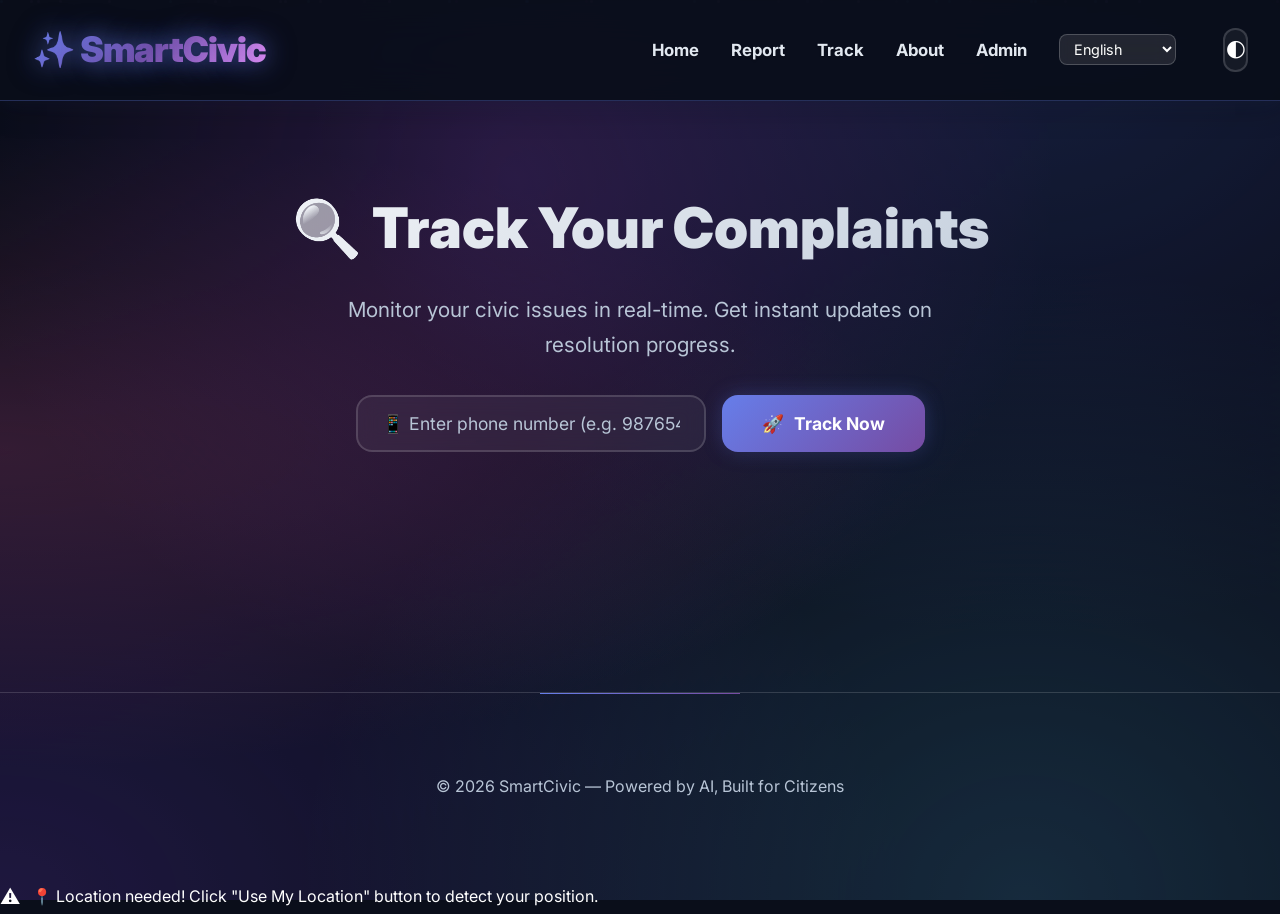
<file: frontend/track.html>
<!DOCTYPE html>
<html lang="en">

<head>
    <meta charset="utf-8">
    <meta name="viewport" content="width=device-width,initial-scale=1">
    <meta name="description" content="Track and monitor your civic complaints in real-time with SmartCivic AI">
    <title>Track Complaints — SmartCivic AI</title>
    <link href="https://fonts.googleapis.com/css2?family=Inter:wght@400;500;600;700;800;900&display=swap"
        rel="stylesheet">
    <link rel="stylesheet" href="style.css">
    <style>
        .track-container {
            padding: 80px 0;
        }

        .search-area {
            text-align: center;
            margin-bottom: 60px;
            animation: fadeInUp 0.6s ease;
        }

        .complaint-card {
            background: var(--glass);
            border: 2px solid var(--glass-border);
            border-radius: 20px;
            padding: 32px;
            margin-bottom: 24px;
            transition: all 0.4s cubic-bezier(0.34, 1.56, 0.64, 1);
            position: relative;
            overflow: hidden;
            animation: fadeInUp 0.6s ease backwards;
        }

        .complaint-card::before {
            content: '';
            position: absolute;
            top: 0;
            left: 0;
            width: 100%;
            height: 100%;
            background: linear-gradient(135deg, rgba(102, 126, 234, 0.05) 0%, rgba(118, 75, 162, 0.05) 100%);
            opacity: 0;
            transition: opacity 0.4s ease;
        }

        .complaint-card:hover {
            transform: translateY(-8px);
            box-shadow: var(--shadow-xl), var(--shadow-glow);
            border-color: rgba(102, 126, 234, 0.3);
        }

        .complaint-card:hover::before {
            opacity: 1;
        }

        .status-badge {
            display: inline-flex;
            align-items: center;
            gap: 8px;
            padding: 10px 20px;
            border-radius: 999px;
            font-size: 0.85rem;
            font-weight: 800;
            text-transform: uppercase;
            margin-bottom: 16px;
            box-shadow: var(--shadow-sm);
        }

        .status-submitted {
            background: linear-gradient(135deg, rgba(245, 158, 11, 0.2), rgba(251, 191, 36, 0.2));
            color: #fbbf24;
            border: 2px solid rgba(245, 158, 11, 0.3);
        }

        .status-in-progress {
            background: linear-gradient(135deg, rgba(99, 102, 241, 0.2), rgba(139, 92, 246, 0.2));
            color: var(--accent-1);
            border: 2px solid rgba(99, 102, 241, 0.3);
        }

        .status-resolved {
            background: linear-gradient(135deg, rgba(67, 233, 123, 0.2), rgba(56, 249, 215, 0.2));
            color: var(--success);
            border: 2px solid rgba(67, 233, 123, 0.3);
        }

        .form-group {
            display: flex;
            gap: 16px;
            justify-content: center;
            margin-top: 32px;
            flex-wrap: wrap;
        }

        input[type="tel"] {
            padding: 16px 24px;
            border-radius: 16px;
            border: 2px solid var(--glass-border);
            background: var(--glass);
            color: var(--text);
            font-size: 1.1rem;
            width: 350px;
            max-width: 100%;
            backdrop-filter: blur(10px);
            transition: all 0.3s ease;
        }

        input[type="tel"]:focus {
            border-color: var(--accent-1);
            background: var(--glass-strong);
            box-shadow: 0 0 0 4px rgba(102, 126, 234, 0.1), var(--shadow-md);
            transform: translateY(-2px);
        }

        @keyframes slideIn {
            from {
                opacity: 0;
                transform: translateX(-30px);
            }

            to {
                opacity: 1;
                transform: translateX(0);
            }
        }

        .update-item {
            background: linear-gradient(135deg, rgba(102, 126, 234, 0.1), rgba(118, 75, 162, 0.1));
            border-left: 4px solid var(--accent-1);
            padding: 20px;
            border-radius: 12px;
            margin-bottom: 16px;
            animation: slideIn 0.5s ease backwards;
            transition: all 0.3s ease;
        }

        .update-item:hover {
            transform: translateX(8px);
            box-shadow: var(--shadow-md);
        }
    </style>
</head>

<body>
    <!-- Animated Particles Background -->
    <div class="particles" id="particles"></div>

    <!-- Header -->
    <header class="site-header">
        <div class="container header-inner">
            <a class="brand" href="index.html">✨ SmartCivic</a>
            <nav class="nav">
                <a href="index.html">Home</a>
                <a href="report.html">Report</a>
                <a href="track.html">Track</a>
                <a href="about.html">About</a>
                <a href="admin.html">Admin</a>
                <select id="languageSelector" onchange="changeLanguage(this.value)" style="background: rgba(255,255,255,0.1); border: 1px solid rgba(255,255,255,0.2); color: white; padding: 5px 10px; border-radius: 8px; font-size: 0.9rem; cursor: pointer; outline: none; margin-right: 15px;">
                    <option value="en" style="color: black;">English</option>
                    <option value="hi" style="color: black;">हिन्दी</option>
                    <option value="te" style="color: black;">తెలుగు</option>
                    <option value="ta" style="color: black;">தமிழ்</option>
                    <option value="kn" style="color: black;">ಕನ್ನಡ</option>
                </select>
                <button class="theme-toggle" onclick="toggleTheme()" title="Toggle theme">
                    <span style="font-size: 20px;">🌓</span>
                </button>
            </nav>
        </div>
    </header>

    <main class="container track-container">
        <!-- Search Area -->
        <div class="search-area">
            <h1
                style="font-size: 3.5rem; font-weight: 900; margin-bottom: 16px; background: linear-gradient(135deg, var(--text) 0%, var(--muted) 100%); -webkit-background-clip: text; -webkit-text-fill-color: transparent; background-clip: text;">
                🔍 Track Your Complaints
            </h1>
            <p class="muted" style="font-size: 1.3rem; max-width: 650px; margin: 0 auto 0;">
                Monitor your civic issues in real-time. Get instant updates on resolution progress.
            </p>
            <div class="form-group">
                <input type="tel" id="trackPhone" placeholder="📱 Enter phone number (e.g. 9876543210)">
                <button class="btn primary" onclick="fetchComplaints()" style="padding: 16px 40px; font-size: 1.1rem;">
                    <span>🚀</span> Track Now
                </button>
            </div>
        </div>

        <!-- Loading State -->
        <div id="loading" style="display: none; text-align: center; padding: 60px 0;">
            <div class="loading"></div>
            <p class="muted" style="margin-top: 24px; font-size: 1.1rem;">Fetching your records...</p>
        </div>

        <!-- Results Container -->
        <div id="results" style="max-width: 900px; margin: 0 auto;">
            <!-- Cards will be injected here -->
        </div>

        <!-- No Results State -->
        <div id="noResults" class="card"
            style="display: none; text-align: center; padding: 80px 40px; max-width: 600px; margin: 0 auto;">
            <span style="font-size: 5rem;">📁</span>
            <h3 style="font-size: 2rem; font-weight: 900; margin: 24px 0 12px;">No Complaints Found</h3>
            <p class="muted" style="font-size: 1.1rem; margin-bottom: 32px;">
                We couldn't find any complaints linked to this phone number.
            </p>
            <a href="report.html" class="btn primary">
                <span>📝</span> Report Your First Issue
            </a>
        </div>
    </main>

    <!-- Footer -->
    <footer class="site-footer">
        <div class="container">
            <p class="muted" style="font-size: 1rem;">
                © 2026 SmartCivic — Powered by AI, Built for Citizens
            </p>
        </div>
    </footer>

    <!-- Scripts -->
    <script src="script.js"></script>
    
    <script>
        async function fetchComplaints() {
            let phone = document.getElementById('trackPhone').value.trim();
            if (!phone) {
                showToast('Please enter a phone number', 'error');
                return;
            }
            phone = phone.replace(/\D/g, '');

            const resultsDiv = document.getElementById('results');
            const noResults = document.getElementById('noResults');
            const loading = document.getElementById('loading');

            resultsDiv.innerHTML = '';
            noResults.style.display = 'none';
            loading.style.display = 'block';

            try {
                const host = location.hostname || '127.0.0.1';
                const API_BASE = (location.protocol === 'file:' || location.hostname === '127.0.0.1' || location.hostname === 'localhost')
                    ? `http://${host}:5000`
                    : (location.port === '5000' ? '' : `http://${location.hostname}:5000`);

                const response = await fetch(`${API_BASE}/citizen/complaints?phone=${phone}`);
                if (!response.ok) throw new Error('Server error');
                const data = await response.json();

                loading.style.display = 'none';

                if (data.complaints.length === 0 && data.updates.length === 0) {
                    noResults.style.display = 'block';
                    return;
                }

                // Show Recent Updates
                if (data.updates.length > 0) {
                    const updateHeader = document.createElement('div');
                    updateHeader.innerHTML = `
                        <h2 style="font-size: 2rem; font-weight: 900; margin-bottom: 24px; display: flex; align-items: center; gap: 12px;">
                            <span>🔔</span> Recent Updates
                        </h2>
                    `;
                    resultsDiv.appendChild(updateHeader);

                    data.updates.reverse().forEach((u, index) => {
                        const uDiv = document.createElement('div');
                        uDiv.className = 'update-item';
                        uDiv.style.animationDelay = `${index * 0.1}s`;
                        uDiv.innerHTML = `
                            <div style="font-size: 0.9rem; color: var(--muted); margin-bottom: 8px; font-weight: 600;">📅 ${u.time}</div>
                            <div style="font-weight: 600; font-size: 1.05rem; color: var(--text);">${u.message}</div>
                        `;
                        resultsDiv.appendChild(uDiv);
                    });
                }

                // Show Complaints
                const compHeader = document.createElement('div');
                compHeader.innerHTML = `
                    <h2 style="font-size: 2rem; font-weight: 900; margin: 60px 0 24px; display: flex; align-items: center; gap: 12px;">
                        <span>📋</span> Your Complaints
                    </h2>
                `;
                resultsDiv.appendChild(compHeader);

                data.complaints.reverse().forEach((c, index) => {
                    const statusClass = c.status.toLowerCase().replace(' ', '-');
                    const card = document.createElement('div');
                    card.className = 'complaint-card';
                    card.style.animationDelay = `${index * 0.1}s`;

                    const priorityColor = {
                        'HIGH': 'var(--danger)',
                        'MEDIUM': 'var(--warning)',
                        'LOW': 'var(--success)'
                    }[c.priority] || 'var(--muted)';

                    const statusIcon = {
                        'submitted': '📤',
                        'in-progress': '⚙️',
                        'resolved': '✅'
                    }[statusClass] || '📋';

                    card.innerHTML = `
                        <span class="status-badge status-${statusClass}">
                            <span>${statusIcon}</span>
                            ${c.status}
                        </span>
                        <div style="display: flex; justify-content: space-between; align-items: flex-start; gap: 20px; flex-wrap: wrap; margin-bottom: 20px;">
                            <div style="flex: 1; min-width: 250px;">
                                <h3 style="margin: 0; font-size: 1.8rem; font-weight: 900; margin-bottom: 8px;">${c.category} Issue</h3>
                                <p class="muted" style="margin: 0; font-size: 0.95rem; display: flex; align-items: center; gap: 12px; flex-wrap: wrap;">
                                    <span><strong>ID:</strong> <code style="background: var(--glass); padding: 4px 10px; border-radius: 6px; font-weight: 700;">${c.id}</code></span>
                                    <span>•</span>
                                    <span>📅 ${c.time}</span>
                                </p>
                            </div>
                            <div style="background: ${priorityColor}; color: white; padding: 10px 20px; border-radius: 999px; font-weight: 800; font-size: 0.9rem; box-shadow: var(--shadow-sm);">
                                ${c.priority} PRIORITY
                            </div>
                        </div>
                        <div style="padding: 20px; background: var(--glass); border-radius: 12px; display: grid; grid-template-columns: repeat(auto-fit, minmax(200px, 1fr)); gap: 16px;">
                            <div>
                                <div style="font-weight: 600; color: var(--muted); font-size: 0.85rem; text-transform: uppercase; margin-bottom: 4px;">📍 Location</div>
                                <div style="font-weight: 700; font-size: 1.05rem;">${c.ward || 'Unknown'}</div>
                            </div>
                            <div>
                                <div style="font-weight: 600; color: var(--muted); font-size: 0.85rem; text-transform: uppercase; margin-bottom: 4px;">🏢 Department</div>
                                <div style="font-weight: 700; font-size: 1.05rem;">${c.authority || 'Processing...'}</div>
                            </div>
                        </div>
                    `;
                    resultsDiv.appendChild(card);
                });

            } catch (error) {
                loading.style.display = 'none';
                showToast('Error connecting to SmartCivic server', 'error');
                console.error(error);
                resultsDiv.innerHTML = `
                    <div class="card" style="text-align: center; padding: 60px 40px; border: 2px solid var(--danger);">
                        <h3 style="color: var(--danger); font-size: 2rem; margin-bottom: 12px;">⚠️ Connection Error</h3>
                        <p class="muted" style="font-size: 1.1rem;">Unable to reach the SmartCivic server. Please try again later.</p>
                    </div>
                `;
            }
        }

        // Auto-load if phone is in URL
        window.addEventListener('load', () => {
            const urlParams = new URLSearchParams(window.location.search);
            const phone = urlParams.get('phone');
            if (phone) {
                document.getElementById('trackPhone').value = phone;
                fetchComplaints();
            }
        });

        // Create animated particles
        function createParticles() {
            const particlesContainer = document.getElementById('particles');
            const particleCount = 40;

            for (let i = 0; i < particleCount; i++) {
                const particle = document.createElement('div');
                particle.className = 'particle';
                particle.style.left = Math.random() * 100 + '%';
                particle.style.animationDelay = Math.random() * 15 + 's';
                particle.style.animationDuration = (Math.random() * 10 + 10) + 's';

                const colors = ['#667eea', '#764ba2', '#f093fb', '#4facfe'];
                particle.style.background = colors[Math.floor(Math.random() * colors.length)];

                particlesContainer.appendChild(particle);
            }
        }

        createParticles();
    </script>
</body>

</html>
</file>
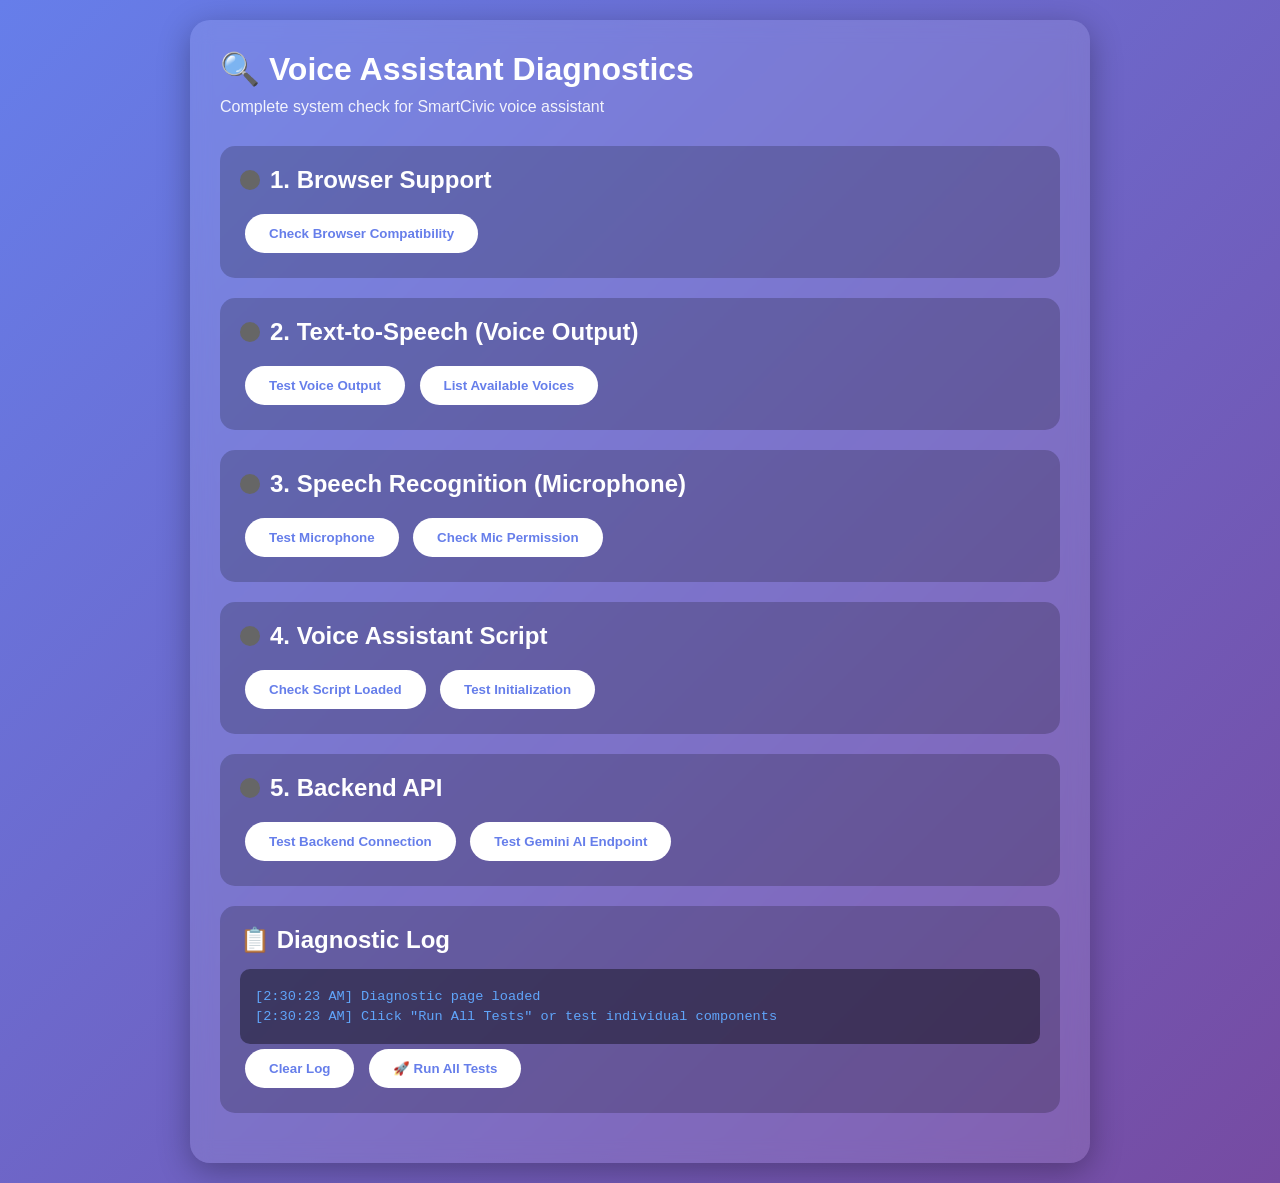
<file: frontend/voice-diagnostic.html>
<!DOCTYPE html>
<html lang="en">

<head>
    <meta charset="UTF-8">
    <meta name="viewport" content="width=device-width, initial-scale=1.0">
    <title>Voice Assistant Diagnostics</title>
    <style>
        * {
            margin: 0;
            padding: 0;
            box-sizing: border-box;
        }

        body {
            font-family: 'Segoe UI', Tahoma, Geneva, Verdana, sans-serif;
            background: linear-gradient(135deg, #667eea 0%, #764ba2 100%);
            min-height: 100vh;
            padding: 20px;
            color: white;
        }

        .container {
            max-width: 900px;
            margin: 0 auto;
            background: rgba(255, 255, 255, 0.1);
            backdrop-filter: blur(10px);
            border-radius: 20px;
            padding: 30px;
            box-shadow: 0 8px 32px rgba(0, 0, 0, 0.3);
        }

        h1 {
            margin-bottom: 10px;
        }

        .subtitle {
            opacity: 0.9;
            margin-bottom: 30px;
        }

        .test-section {
            background: rgba(0, 0, 0, 0.2);
            border-radius: 15px;
            padding: 20px;
            margin-bottom: 20px;
        }

        .test-section h2 {
            margin-bottom: 15px;
            display: flex;
            align-items: center;
            gap: 10px;
        }

        .status {
            width: 20px;
            height: 20px;
            border-radius: 50%;
            background: #666;
            display: inline-block;
        }

        .status.success {
            background: #4ade80;
        }

        .status.error {
            background: #ef4444;
        }

        .status.warning {
            background: #fbbf24;
        }

        button {
            background: white;
            color: #667eea;
            border: none;
            padding: 12px 24px;
            border-radius: 50px;
            font-weight: bold;
            cursor: pointer;
            margin: 5px;
            transition: transform 0.2s;
        }

        button:hover {
            transform: scale(1.05);
        }

        button:active {
            transform: scale(0.95);
        }

        .log {
            background: rgba(0, 0, 0, 0.4);
            border-radius: 10px;
            padding: 15px;
            margin-top: 15px;
            max-height: 200px;
            overflow-y: auto;
            font-family: 'Courier New', monospace;
            font-size: 0.85rem;
        }

        .log-entry {
            margin: 5px 0;
        }

        .log-entry.success {
            color: #4ade80;
        }

        .log-entry.error {
            color: #ef4444;
        }

        .log-entry.info {
            color: #60a5fa;
        }

        .log-entry.warning {
            color: #fbbf24;
        }

        .result {
            margin-top: 10px;
            padding: 10px;
            background: rgba(255, 255, 255, 0.1);
            border-radius: 8px;
        }
    </style>
</head>

<body>
    <div class="container">
        <h1>🔍 Voice Assistant Diagnostics</h1>
        <p class="subtitle">Complete system check for SmartCivic voice assistant</p>

        <!-- Test 1: Browser Support -->
        <div class="test-section">
            <h2><span class="status" id="status1"></span> 1. Browser Support</h2>
            <button onclick="checkBrowserSupport()">Check Browser Compatibility</button>
            <div id="result1" class="result" style="display:none;"></div>
        </div>

        <!-- Test 2: Speech Synthesis -->
        <div class="test-section">
            <h2><span class="status" id="status2"></span> 2. Text-to-Speech (Voice Output)</h2>
            <button onclick="testSpeechSynthesis()">Test Voice Output</button>
            <button onclick="listVoices()">List Available Voices</button>
            <div id="result2" class="result" style="display:none;"></div>
        </div>

        <!-- Test 3: Speech Recognition -->
        <div class="test-section">
            <h2><span class="status" id="status3"></span> 3. Speech Recognition (Microphone)</h2>
            <button onclick="testSpeechRecognition()">Test Microphone</button>
            <button onclick="checkMicPermission()">Check Mic Permission</button>
            <div id="result3" class="result" style="display:none;"></div>
        </div>

        <!-- Test 4: Voice Assistant Script -->
        <div class="test-section">
            <h2><span class="status" id="status4"></span> 4. Voice Assistant Script</h2>
            <button onclick="checkVoiceAssistant()">Check Script Loaded</button>
            <button onclick="testVoiceAssistantInit()">Test Initialization</button>
            <div id="result4" class="result" style="display:none;"></div>
        </div>

        <!-- Test 5: Backend Connection -->
        <div class="test-section">
            <h2><span class="status" id="status5"></span> 5. Backend API</h2>
            <button onclick="testBackend()">Test Backend Connection</button>
            <button onclick="testGeminiAI()">Test Gemini AI Endpoint</button>
            <div id="result5" class="result" style="display:none;"></div>
        </div>

        <!-- Console Log -->
        <div class="test-section">
            <h2>📋 Diagnostic Log</h2>
            <div id="log" class="log"></div>
            <button onclick="clearLog()">Clear Log</button>
            <button onclick="runAllTests()">🚀 Run All Tests</button>
        </div>
    </div>

    <script>
        const log = (msg, type = 'info') => {
            const logEl = document.getElementById('log');
            const time = new Date().toLocaleTimeString();
            const entry = document.createElement('div');
            entry.className = `log-entry ${type}`;
            entry.textContent = `[${time}] ${msg}`;
            logEl.appendChild(entry);
            logEl.scrollTop = logEl.scrollHeight;
            console.log(`[${type.toUpperCase()}] ${msg}`);
        };

        const setStatus = (id, status) => {
            const el = document.getElementById(`status${id}`);
            el.className = `status ${status}`;
        };

        const showResult = (id, html) => {
            const el = document.getElementById(`result${id}`);
            el.innerHTML = html;
            el.style.display = 'block';
        };

        const clearLog = () => {
            document.getElementById('log').innerHTML = '';
        };

        // Test 1: Browser Support
        function checkBrowserSupport() {
            log('Checking browser support...', 'info');
            let issues = [];
            let passed = true;

            // Check Speech Synthesis
            if (!window.speechSynthesis) {
                issues.push('❌ Speech Synthesis not supported');
                passed = false;
            } else {
                issues.push('✅ Speech Synthesis supported');
            }

            // Check Speech Recognition
            const SR = window.SpeechRecognition || window.webkitSpeechRecognition;
            if (!SR) {
                issues.push('❌ Speech Recognition not supported');
                passed = false;
            } else {
                issues.push('✅ Speech Recognition supported');
            }

            // Browser detection
            const browser = navigator.userAgent.includes('Chrome') ? 'Chrome' :
                navigator.userAgent.includes('Firefox') ? 'Firefox' :
                    navigator.userAgent.includes('Safari') ? 'Safari' : 'Other';
            issues.push(`📱 Browser: ${browser}`);

            if (browser !== 'Chrome' && browser !== 'Edge') {
                issues.push('⚠️ Best results with Google Chrome');
            }

            setStatus(1, passed ? 'success' : 'error');
            showResult(1, issues.join('<br>'));
            log(passed ? 'Browser check passed' : 'Browser compatibility issues found', passed ? 'success' : 'error');
        }

        // Test 2: Speech Synthesis
        async function testSpeechSynthesis() {
            log('Testing speech synthesis...', 'info');

            const voices = speechSynthesis.getVoices();
            log(`Found ${voices.length} voices`, voices.length > 0 ? 'success' : 'warning');

            if (voices.length === 0) {
                log('Waiting for voices to load...', 'warning');
                await new Promise(resolve => {
                    speechSynthesis.onvoiceschanged = () => {
                        const loadedVoices = speechSynthesis.getVoices();
                        log(`Voices loaded: ${loadedVoices.length}`, 'success');
                        resolve();
                    };
                    setTimeout(resolve, 2000);
                });
            }

            try {
                const utterance = new SpeechSynthesisUtterance("Testing voice output. Can you hear me?");
                utterance.volume = 1.0;
                utterance.rate = 1.0;
                utterance.pitch = 1.0;

                utterance.onstart = () => {
                    log('🔊 Speech started!', 'success');
                    setStatus(2, 'success');
                };

                utterance.onend = () => {
                    log('✅ Speech completed!', 'success');
                    showResult(2, '✅ Voice output is working! You should have heard audio.');
                };

                utterance.onerror = (e) => {
                    log(`❌ Speech error: ${e.error}`, 'error');
                    setStatus(2, 'error');
                    showResult(2, `❌ Error: ${e.error}`);
                };

                speechSynthesis.speak(utterance);
                log('Speech synthesis command sent', 'info');

            } catch (e) {
                log(`❌ Exception: ${e.message}`, 'error');
                setStatus(2, 'error');
                showResult(2, `❌ Exception: ${e.message}`);
            }
        }

        function listVoices() {
            const voices = speechSynthesis.getVoices();
            log(`Listing ${voices.length} voices...`, 'info');

            if (voices.length === 0) {
                showResult(2, '⚠️ No voices loaded yet. Wait a moment and try again.');
                setStatus(2, 'warning');
                return;
            }

            const voiceList = voices.map((v, i) =>
                `${i + 1}. ${v.name} (${v.lang}) ${v.default ? '⭐ DEFAULT' : ''}`
            ).join('<br>');

            showResult(2, `<strong>Available Voices:</strong><br>${voiceList}`);
            setStatus(2, 'success');
        }

        // Test 3: Speech Recognition
        async function testSpeechRecognition() {
            log('Testing speech recognition...', 'info');

            const SR = window.SpeechRecognition || window.webkitSpeechRecognition;
            if (!SR) {
                log('❌ Speech recognition not available', 'error');
                setStatus(3, 'error');
                showResult(3, '❌ Speech recognition not supported in this browser. Use Google Chrome.');
                return;
            }

            try {
                const recognition = new SR();
                recognition.lang = 'en-IN';
                recognition.continuous = false;
                recognition.interimResults = false;

                showResult(3, '🎤 Listening... Please speak now!');
                log('🎤 Microphone activated - speak now!', 'info');

                recognition.onresult = (event) => {
                    const transcript = event.results[0][0].transcript;
                    const confidence = event.results[0][0].confidence;
                    log(`✅ Heard: "${transcript}" (${(confidence * 100).toFixed(1)}% confidence)`, 'success');
                    setStatus(3, 'success');
                    showResult(3, `✅ Success! Heard: "${transcript}"<br>Confidence: ${(confidence * 100).toFixed(1)}%`);
                };

                recognition.onerror = (event) => {
                    log(`❌ Recognition error: ${event.error}`, 'error');
                    setStatus(3, 'error');

                    let errorMsg = event.error;
                    if (event.error === 'not-allowed') {
                        errorMsg = 'Microphone permission denied! Click the 🔒 icon in address bar and allow microphone.';
                    } else if (event.error === 'no-speech') {
                        errorMsg = 'No speech detected. Try again and speak clearly.';
                    }

                    showResult(3, `❌ Error: ${errorMsg}`);
                };

                recognition.onend = () => {
                    log('🔇 Recognition ended', 'info');
                };

                recognition.start();
                log('Speech recognition started', 'success');

            } catch (e) {
                log(`❌ Exception: ${e.message}`, 'error');
                setStatus(3, 'error');
                showResult(3, `❌ Exception: ${e.message}`);
            }
        }

        async function checkMicPermission() {
            log('Checking microphone permission...', 'info');
            try {
                const stream = await navigator.mediaDevices.getUserMedia({ audio: true });
                log('✅ Microphone permission granted', 'success');
                setStatus(3, 'success');
                showResult(3, '✅ Microphone access is allowed!');
                stream.getTracks().forEach(track => track.stop());
            } catch (e) {
                log(`❌ Microphone permission error: ${e.message}`, 'error');
                setStatus(3, 'error');
                showResult(3, `❌ Microphone denied. Click 🔒 in address bar and allow microphone access.`);
            }
        }

        // Test 4: Voice Assistant Script
        function checkVoiceAssistant() {
            log('Checking voice assistant script...', 'info');

            if (typeof window.voiceAssistant !== 'undefined') {
                log('✅ Voice assistant object found', 'success');
                setStatus(4, 'success');
                showResult(4, '✅ Voice assistant script is loaded!<br>Type: ' + typeof window.voiceAssistant);
            } else {
                log('❌ Voice assistant object not found', 'error');
                setStatus(4, 'error');
                showResult(4, '❌ Voice assistant script not loaded. Check if voice-assistant.js is included in the page.');
            }
        }

        function testVoiceAssistantInit() {
            log('Testing voice assistant initialization...', 'info');

            if (typeof window.voiceAssistant === 'undefined') {
                log('❌ Voice assistant not loaded', 'error');
                setStatus(4, 'error');
                showResult(4, '❌ Load voice assistant first');
                return;
            }

            try {
                const va = window.voiceAssistant;
                const info = {
                    'Language': va.currentLanguage || 'Unknown',
                    'Enabled': va.isEnabled ? 'Yes' : 'No',
                    'Active': va.conversationActive ? 'Yes' : 'No',
                    'Recognition': va.recognition ? 'Initialized' : 'Not initialized'
                };

                const infoHtml = Object.entries(info).map(([k, v]) => `${k}: ${v}`).join('<br>');
                showResult(4, `✅ Voice Assistant Info:<br>${infoHtml}`);
                setStatus(4, 'success');
                log('Voice assistant initialized successfully', 'success');
            } catch (e) {
                log(`❌ Initialization error: ${e.message}`, 'error');
                setStatus(4, 'error');
                showResult(4, `❌ Error: ${e.message}`);
            }
        }

        // Test 5: Backend
        async function testBackend() {
            log('Testing backend connection...', 'info');

            try {
                const response = await fetch('/metrics');
                const data = await response.json();
                log('✅ Backend connected', 'success');
                setStatus(5, 'success');
                showResult(5, `✅ Backend is running!<br>NLP Accuracy: ${data.nlp_accuracy}%`);
            } catch (e) {
                log(`❌ Backend error: ${e.message}`, 'error');
                setStatus(5, 'error');
                showResult(5, `❌ Cannot connect to backend. Is the server running?`);
            }
        }

        async function testGeminiAI() {
            log('Testing Gemini AI endpoint...', 'info');

            try {
                const response = await fetch('/voice-ai', {
                    method: 'POST',
                    headers: { 'Content-Type': 'application/json' },
                    body: JSON.stringify({
                        message: 'test',
                        context: 'greeting',
                        language: 'en-IN'
                    })
                });

                const data = await response.json();

                if (data.source === 'gemini') {
                    log('✅ Gemini AI is working!', 'success');
                    setStatus(5, 'success');
                    showResult(5, `✅ Gemini AI Response:<br>"${data.response.substring(0, 100)}..."`);
                } else if (data.source === 'fallback') {
                    log('⚠️ Using fallback responses (Gemini not configured)', 'warning');
                    setStatus(5, 'warning');
                    showResult(5, `⚠️ Gemini AI not configured. Using fallback responses.`);
                } else {
                    log('❌ Unexpected response', 'error');
                    setStatus(5, 'error');
                    showResult(5, `❌ Unexpected response: ${JSON.stringify(data)}`);
                }
            } catch (e) {
                log(`❌ Gemini AI error: ${e.message}`, 'error');
                setStatus(5, 'error');
                showResult(5, `❌ Error: ${e.message}`);
            }
        }

        // Run all tests
        async function runAllTests() {
            clearLog();
            log('🚀 Running all diagnostic tests...', 'info');

            checkBrowserSupport();
            await new Promise(r => setTimeout(r, 500));

            listVoices();
            await new Promise(r => setTimeout(r, 500));

            checkMicPermission();
            await new Promise(r => setTimeout(r, 500));

            checkVoiceAssistant();
            await new Promise(r => setTimeout(r, 500));

            testBackend();
            await new Promise(r => setTimeout(r, 500));

            testGeminiAI();

            log('✅ All tests completed!', 'success');
        }

        // Auto-check on load
        window.addEventListener('load', () => {
            log('Diagnostic page loaded', 'info');
            log('Click "Run All Tests" or test individual components', 'info');
        });
    </script>
</body>

</html>
</file>
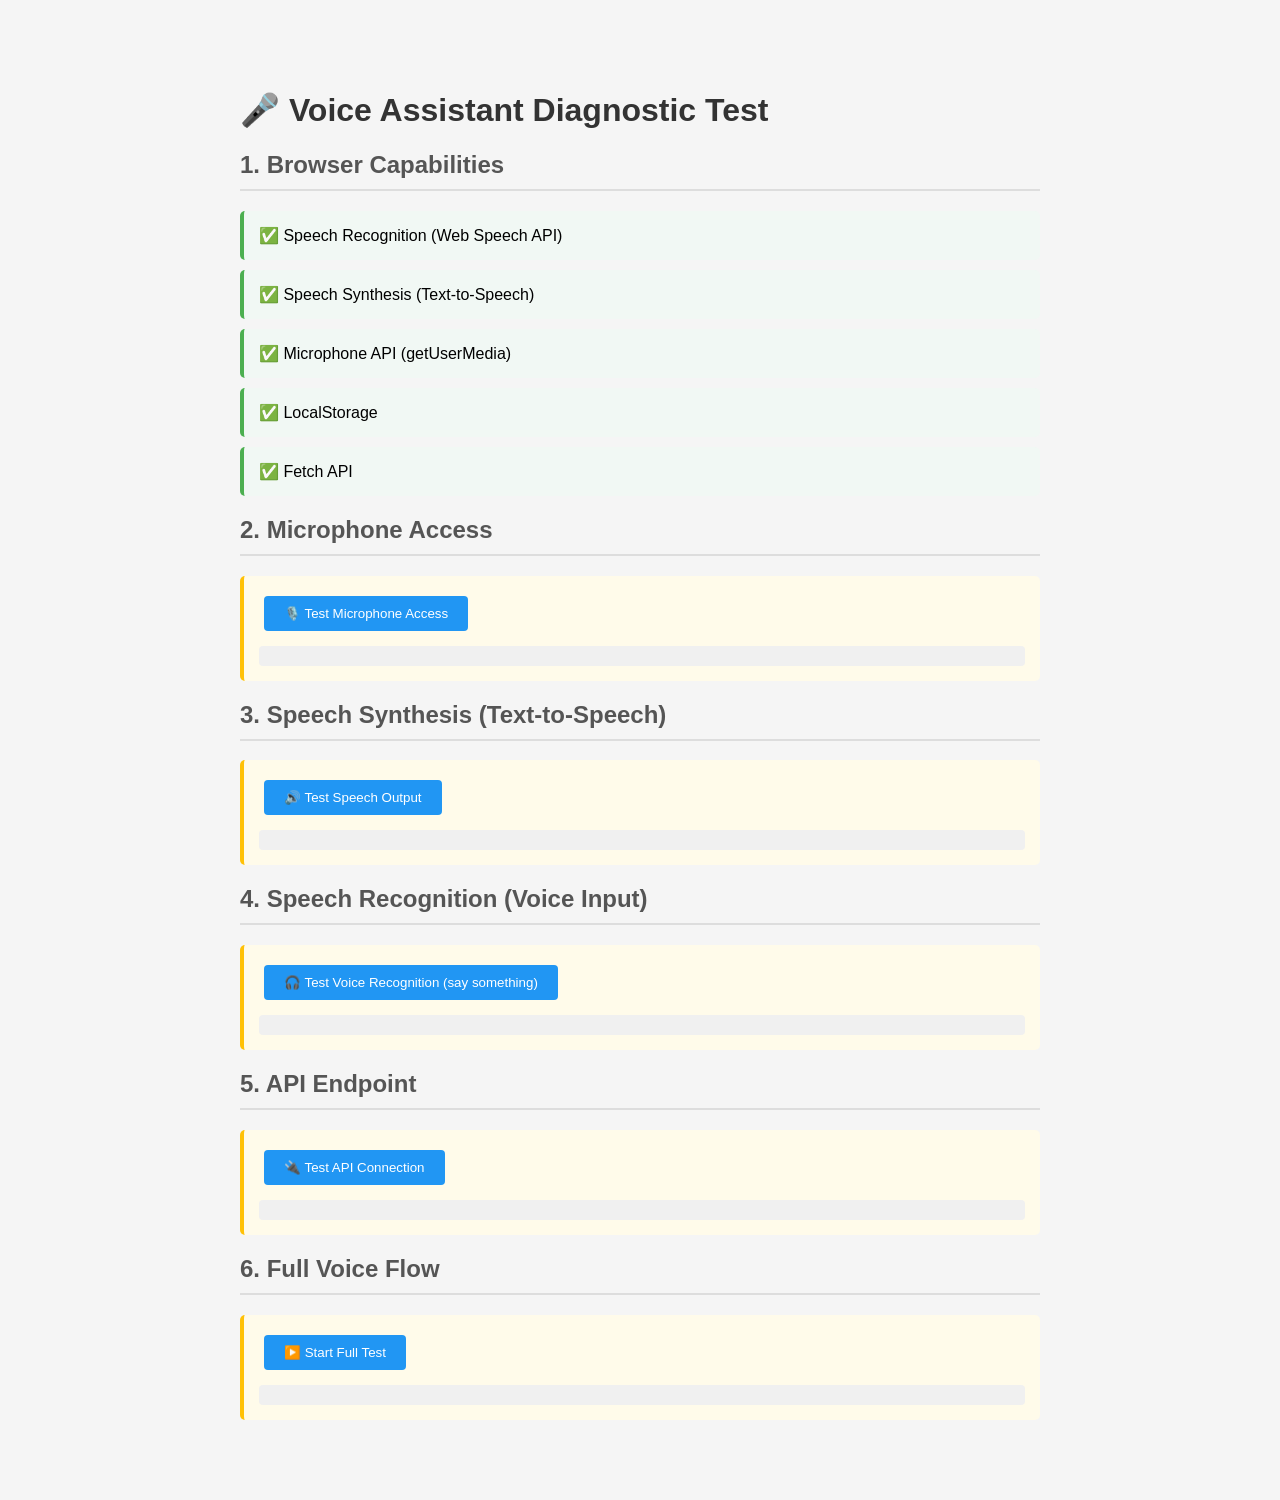
<file: frontend/voice-test.html>
<!DOCTYPE html>
<html lang="en">
<head>
    <meta charset="UTF-8">
    <meta name="viewport" content="width=device-width, initial-scale=1.0">
    <title>Voice Assistant - Diagnostic Test</title>
    <style>
        body {
            font-family: Arial, sans-serif;
            max-width: 800px;
            margin: 50px auto;
            padding: 20px;
            background: #f5f5f5;
        }
        .test {
            background: white;
            padding: 15px;
            margin: 10px 0;
            border-radius: 5px;
            border-left: 4px solid #666;
        }
        .test.pass {
            border-left-color: #4CAF50;
            background: #f1f8f4;
        }
        .test.fail {
            border-left-color: #F44336;
            background: #fdeaea;
        }
        .test.pending {
            border-left-color: #FFC107;
            background: #fffbea;
        }
        button {
            background: #2196F3;
            color: white;
            border: none;
            padding: 10px 20px;
            border-radius: 4px;
            cursor: pointer;
            margin: 5px;
        }
        button:hover {
            background: #1976D2;
        }
        .output {
            background: #f0f0f0;
            padding: 10px;
            border-radius: 4px;
            font-family: monospace;
            max-height: 300px;
            overflow-y: auto;
            margin-top: 10px;
        }
        h1 {
            color: #333;
        }
        h2 {
            color: #555;
            border-bottom: 2px solid #ddd;
            padding-bottom: 10px;
        }
    </style>
</head>
<body>
    <h1>🎤 Voice Assistant Diagnostic Test</h1>

    <h2>1. Browser Capabilities</h2>
    <div id="capabilities"></div>

    <h2>2. Microphone Access</h2>
    <div class="test pending">
        <button onclick="testMicrophone()">🎙️ Test Microphone Access</button>
        <div id="mic-output" class="output"></div>
    </div>

    <h2>3. Speech Synthesis (Text-to-Speech)</h2>
    <div class="test pending">
        <button onclick="testSpeech()">🔊 Test Speech Output</button>
        <div id="speech-output" class="output"></div>
    </div>

    <h2>4. Speech Recognition (Voice Input)</h2>
    <div class="test pending">
        <button onclick="testRecognition()">🎧 Test Voice Recognition (say something)</button>
        <div id="recognition-output" class="output"></div>
    </div>

    <h2>5. API Endpoint</h2>
    <div class="test pending">
        <button onclick="testAPI()">🔌 Test API Connection</button>
        <div id="api-output" class="output"></div>
    </div>

    <h2>6. Full Voice Flow</h2>
    <div class="test pending">
        <button onclick="startFullTest()">▶️ Start Full Test</button>
        <div id="flow-output" class="output"></div>
    </div>

    <script>
        function log(elementId, message, type = 'info') {
            const el = document.getElementById(elementId);
            if (!el) return;
            const timestamp = new Date().toLocaleTimeString();
            const prefix = {
                'error': '❌',
                'success': '✅',
                'info': 'ℹ️',
                'warning': '⚠️'
            }[type] || 'ℹ️';
            el.innerHTML += `<div><strong>${prefix} [${timestamp}]</strong> ${message}</div>`;
            el.scrollTop = el.scrollHeight;
        }

        function clearLog(elementId) {
            const el = document.getElementById(elementId);
            if (el) el.innerHTML = '';
        }

        // Check browser capabilities
        function checkCapabilities() {
            const cap = document.getElementById('capabilities');
            const checks = [
                { name: 'Speech Recognition (Web Speech API)', value: !!(window.SpeechRecognition || window.webkitSpeechRecognition) },
                { name: 'Speech Synthesis (Text-to-Speech)', value: !!window.speechSynthesis },
                { name: 'Microphone API (getUserMedia)', value: !!navigator.mediaDevices?.getUserMedia },
                { name: 'LocalStorage', value: !!window.localStorage },
                { name: 'Fetch API', value: !!window.fetch }
            ];

            cap.innerHTML = checks.map(c => `
                <div class="test ${c.value ? 'pass' : 'fail'}">
                    <strong>${c.value ? '✅' : '❌'}</strong> ${c.name}
                </div>
            `).join('');
        }

        // Test Microphone
        async function testMicrophone() {
            clearLog('mic-output');
            log('mic-output', 'Requesting microphone access...', 'info');

            try {
                const stream = await navigator.mediaDevices.getUserMedia({ audio: true });
                log('mic-output', 'Microphone access granted!', 'success');
                log('mic-output', `Stream: ${stream.id}`, 'success');
                stream.getTracks().forEach(track => track.stop());
                log('mic-output', 'Microphone test completed', 'success');
            } catch (e) {
                log('mic-output', `Error: ${e.message}`, 'error');
                log('mic-output', 'Make sure you allow microphone permissions in browser settings', 'warning');
            }
        }

        // Test Speech
        function testSpeech() {
            clearLog('speech-output');

            if (!window.speechSynthesis) {
                log('speech-output', 'Speech Synthesis not available', 'error');
                return;
            }

            log('speech-output', 'Testing speech synthesis...', 'info');
            const utterance = new SpeechSynthesisUtterance('Hello! This is a voice test. If you can hear this, speech synthesis is working.');
            utterance.lang = 'en-US';
            utterance.rate = 0.9;

            utterance.onstart = () => {
                log('speech-output', 'Speaking started', 'success');
            };

            utterance.onend = () => {
                log('speech-output', 'Speech completed successfully', 'success');
            };

            utterance.onerror = (event) => {
                log('speech-output', `Speech error: ${event.error}`, 'error');
            };

            window.speechSynthesis.speak(utterance);
        }

        // Test Recognition
        function testRecognition() {
            clearLog('recognition-output');

            const SR = window.SpeechRecognition || window.webkitSpeechRecognition;
            if (!SR) {
                log('recognition-output', 'Speech Recognition not available', 'error');
                return;
            }

            const recognition = new SR();
            recognition.lang = 'en-US';
            recognition.continuous = false;
            recognition.interimResults = true;

            log('recognition-output', 'Listening... Please say something', 'info');

            recognition.onstart = () => {
                log('recognition-output', 'Listening started', 'success');
            };

            recognition.onresult = (event) => {
                let interim = '';
                for (let i = event.resultIndex; i < event.results.length; i++) {
                    const transcript = event.results[i][0].transcript;
                    if (event.results[i].isFinal) {
                        log('recognition-output', `You said: "${transcript}" (Confidence: ${Math.round(event.results[i][0].confidence * 100)}%)`, 'success');
                    } else {
                        interim += transcript + ' ';
                    }
                }
                if (interim) {
                    log('recognition-output', `Interim: ${interim}`, 'info');
                }
            };

            recognition.onerror = (event) => {
                log('recognition-output', `Recognition error: ${event.error}`, 'error');
            };

            recognition.onend = () => {
                log('recognition-output', 'Listening stopped', 'info');
            };

            recognition.start();
        }

        // Test API
        async function testAPI() {
            clearLog('api-output');
            log('api-output', 'Testing /api/chat endpoint...', 'info');

            try {
                const response = await fetch('/api/chat', {
                    method: 'POST',
                    headers: { 'Content-Type': 'application/json' },
                    body: JSON.stringify({
                        message: 'hello',
                        context: { page: 'test.html', form_state: {}, history: [] },
                        language: 'en-IN'
                    })
                });

                if (!response.ok) {
                    log('api-output', `HTTP Error: ${response.status} ${response.statusText}`, 'error');
                    const text = await response.text();
                    log('api-output', `Response: ${text}`, 'error');
                    return;
                }

                const data = await response.json();
                log('api-output', 'API Response received:', 'success');
                log('api-output', `Response: ${JSON.stringify(data, null, 2)}`, 'success');

                if (data.response && data.action) {
                    log('api-output', 'API format is valid ✓', 'success');
                } else {
                    log('api-output', 'API format is invalid (missing fields)', 'error');
                }
            } catch (e) {
                log('api-output', `Error: ${e.message}`, 'error');
                log('api-output', 'Check if backend server is running on localhost:5000', 'warning');
            }
        }

        // Start Full Test
        async function startFullTest() {
            clearLog('flow-output');
            log('flow-output', 'Starting full voice assistant test...', 'info');

            // Check capabilities
            const SR = window.SpeechRecognition || window.webkitSpeechRecognition;
            const hasSynthesis = !!window.speechSynthesis;
            const hasMicrophone = !!navigator.mediaDevices?.getUserMedia;

            if (!SR) {
                log('flow-output', '❌ Speech Recognition not available', 'error');
                return;
            }
            if (!hasSynthesis) {
                log('flow-output', '❌ Speech Synthesis not available', 'error');
                return;
            }
            if (!hasMicrophone) {
                log('flow-output', '⚠️ Microphone API may not be available', 'warning');
            }

            log('flow-output', '✓ All required components available', 'success');

            // Test API
            try {
                const response = await fetch('/api/chat', {
                    method: 'POST',
                    headers: { 'Content-Type': 'application/json' },
                    body: JSON.stringify({
                        message: 'test',
                        context: { page: 'test.html', form_state: {}, history: [] },
                        language: 'en-IN'
                    })
                });

                if (!response.ok) {
                    log('flow-output', '❌ API is not responding', 'error');
                    return;
                }

                log('flow-output', '✓ API is working', 'success');
            } catch (e) {
                log('flow-output', `❌ API Error: ${e.message}`, 'error');
                return;
            }

            log('flow-output', '✓ Voice Assistant is ready to use!', 'success');
            log('flow-output', 'Go to the main page and click the 🎙️ button', 'info');
        }

        // Run on page load
        window.onload = checkCapabilities;
    </script>
</body>
</html>
</file>
<file: frontend/style.css>
:root {
    /* Enhanced Color Palette */
    --bg-1: #0a0e1a;
    --bg-2: #13182b;
    --bg-3: #1a1f38;
    --text: #ffffff;
    --text-secondary: #f1f5f9;
    --muted: #b8c5d6;

    /* Vibrant Gradients */
    --gradient-primary: linear-gradient(135deg, #667eea 0%, #764ba2 100%);
    --gradient-secondary: linear-gradient(135deg, #f093fb 0%, #f5576c 100%);
    --gradient-accent: linear-gradient(135deg, #4facfe 0%, #00f2fe 100%);
    --gradient-success: linear-gradient(135deg, #43e97b 0%, #38f9d7 100%);
    --gradient-mesh: radial-gradient(at 40% 20%, hsla(280, 80%, 60%, 0.3) 0px, transparent 50%),
        radial-gradient(at 80% 0%, hsla(230, 70%, 60%, 0.3) 0px, transparent 50%),
        radial-gradient(at 0% 50%, hsla(340, 70%, 60%, 0.3) 0px, transparent 50%),
        radial-gradient(at 80% 100%, hsla(200, 70%, 60%, 0.3) 0px, transparent 50%),
        radial-gradient(at 0% 100%, hsla(260, 80%, 60%, 0.3) 0px, transparent 50%);

    /* Accent Colors */
    --accent-1: #667eea;
    --accent-2: #764ba2;
    --accent-3: #f093fb;
    --accent-4: #4facfe;
    --success: #43e97b;
    --warning: #fbbf24;
    --danger: #f87171;

    /* Glass Effects */
    --glass: rgba(255, 255, 255, 0.05);
    --glass-strong: rgba(255, 255, 255, 0.1);
    --glass-border: rgba(255, 255, 255, 0.15);
    --glass-hover: rgba(255, 255, 255, 0.08);

    /* Shadows */
    --shadow-sm: 0 2px 8px rgba(0, 0, 0, 0.1);
    --shadow-md: 0 4px 16px rgba(0, 0, 0, 0.15);
    --shadow-lg: 0 8px 32px rgba(0, 0, 0, 0.2);
    --shadow-xl: 0 16px 64px rgba(0, 0, 0, 0.3);
    --shadow-glow: 0 0 40px rgba(102, 126, 234, 0.4);
    --shadow-glow-pink: 0 0 40px rgba(240, 147, 251, 0.4);
}

[data-theme="light"] {
    --bg-1: #f8fafc;
    --bg-2: #ffffff;
    --bg-3: #f1f5f9;
    --text: #0f172a;
    --text-secondary: #334155;
    --muted: #64748b;
    --glass: rgba(255, 255, 255, 0.8);
    --glass-strong: rgba(255, 255, 255, 0.95);
    --glass-border: rgba(0, 0, 0, 0.08);
    --glass-hover: rgba(0, 0, 0, 0.04);
    --shadow-sm: 0 2px 8px rgba(0, 0, 0, 0.06);
    --shadow-md: 0 4px 16px rgba(0, 0, 0, 0.08);
    --shadow-lg: 0 8px 32px rgba(0, 0, 0, 0.1);
    --shadow-xl: 0 16px 64px rgba(0, 0, 0, 0.12);
}

* {
    margin: 0;
    padding: 0;
    box-sizing: border-box;
    font-family: 'Inter', -apple-system, BlinkMacSystemFont, 'Segoe UI', system-ui, sans-serif;
}

body {
    background: var(--bg-1);
    color: var(--text);
    line-height: 1.7;
    overflow-x: hidden;
    position: relative;
    transition: background 0.3s ease;
}

/* Animated Background Mesh */
body::before {
    content: '';
    position: fixed;
    top: 0;
    left: 0;
    width: 100%;
    height: 100%;
    background: var(--gradient-mesh);
    opacity: 0.6;
    z-index: -1;
    animation: meshMove 20s ease infinite;
}

@keyframes meshMove {

    0%,
    100% {
        transform: translate(0, 0) scale(1);
    }

    33% {
        transform: translate(30px, -30px) scale(1.05);
    }

    66% {
        transform: translate(-20px, 20px) scale(0.95);
    }
}

/* Animated Particles */
.particles {
    position: fixed;
    top: 0;
    left: 0;
    width: 100%;
    height: 100%;
    z-index: -1;
    overflow: hidden;
    pointer-events: none;
}

.particle {
    position: absolute;
    width: 3px;
    height: 3px;
    background: var(--accent-1);
    border-radius: 50%;
    opacity: 0.6;
    animation: float 15s infinite ease-in-out;
}

@keyframes float {

    0%,
    100% {
        transform: translateY(0) translateX(0);
        opacity: 0;
    }

    10% {
        opacity: 0.6;
    }

    90% {
        opacity: 0.6;
    }

    100% {
        transform: translateY(-100vh) translateX(100px);
        opacity: 0;
    }
}

/* Container */
.container {
    max-width: 1280px;
    margin: 0 auto;
    padding: 0 32px;
}

@media (max-width: 768px) {
    .container {
        padding: 0 20px;
    }
}

/* Header */
.site-header {
    background: rgba(10, 14, 26, 0.95);
    backdrop-filter: blur(20px) saturate(180%);
    -webkit-backdrop-filter: blur(20px) saturate(180%);
    border-bottom: 1px solid rgba(102, 126, 234, 0.3);
    padding: 20px 0;
    position: sticky;
    top: 0;
    z-index: 1000;
    animation: slideDown 0.6s ease;
    box-shadow: 0 4px 30px rgba(0, 0, 0, 0.3), 0 0 20px rgba(102, 126, 234, 0.1);
}

@keyframes slideDown {
    from {
        transform: translateY(-100%);
        opacity: 0;
    }

    to {
        transform: translateY(0);
        opacity: 1;
    }
}

.header-inner {
    display: flex;
    justify-content: space-between;
    align-items: center;
}

.brand {
    font-size: 2.2rem;
    font-weight: 900;
    color: var(--text);
    text-decoration: none;
    letter-spacing: -1px;
    background: linear-gradient(135deg, #667eea 0%, #764ba2 50%, #f093fb 100%);
    -webkit-background-clip: text;
    -webkit-text-fill-color: transparent;
    background-clip: text;
    position: relative;
    transition: all 0.3s ease;
    text-shadow: 0 0 30px rgba(102, 126, 234, 0.5);
    filter: drop-shadow(0 0 10px rgba(102, 126, 234, 0.3));
}

.brand:hover {
    filter: drop-shadow(0 0 20px rgba(102, 126, 234, 0.6));
    transform: scale(1.05);
}

.brand::after {
    content: '';
    position: absolute;
    bottom: -4px;
    left: 0;
    width: 0;
    height: 3px;
    background: linear-gradient(135deg, #667eea 0%, #764ba2 50%, #f093fb 100%);
    transition: width 0.4s cubic-bezier(0.68, -0.55, 0.265, 1.55);
    border-radius: 2px;
    box-shadow: 0 0 10px rgba(102, 126, 234, 0.5);
}

.brand:hover::after {
    width: 100%;
}

.nav {
    display: flex;
    gap: 32px;
    align-items: center;
}

.nav a {
    text-decoration: none;
    color: #e2e8f0;
    font-weight: 700;
    font-size: 1.05rem;
    position: relative;
    transition: all 0.3s ease;
    text-shadow: 0 1px 2px rgba(0, 0, 0, 0.3);
}

.nav a::before {
    content: '';
    position: absolute;
    bottom: -6px;
    left: 50%;
    transform: translateX(-50%);
    width: 0;
    height: 3px;
    background: linear-gradient(135deg, #667eea 0%, #f093fb 100%);
    transition: width 0.3s ease;
    border-radius: 2px;
    box-shadow: 0 0 8px rgba(102, 126, 234, 0.5);
}

.nav a:hover {
    color: #ffffff;
    transform: translateY(-2px);
    text-shadow: 0 0 10px rgba(102, 126, 234, 0.5);
}

.nav a:hover::before {
    width: 100%;
}

/* Cards */
.card {
    background: var(--glass);
    border: 1px solid var(--glass-border);
    border-radius: 24px;
    padding: 40px;
    box-shadow: var(--shadow-lg);
    backdrop-filter: blur(20px) saturate(180%);
    -webkit-backdrop-filter: blur(20px) saturate(180%);
    transition: all 0.4s cubic-bezier(0.34, 1.56, 0.64, 1);
    position: relative;
    overflow: hidden;
}

.card::before {
    content: '';
    position: absolute;
    top: 0;
    left: 0;
    width: 100%;
    height: 100%;
    background: linear-gradient(135deg, rgba(102, 126, 234, 0.05) 0%, rgba(118, 75, 162, 0.05) 100%);
    opacity: 0;
    transition: opacity 0.4s ease;
    pointer-events: none;
}

.card:hover {
    transform: translateY(-8px);
    box-shadow: var(--shadow-xl), var(--shadow-glow);
    border-color: rgba(102, 126, 234, 0.3);
}

.card:hover::before {
    opacity: 1;
}

/* Hero Section */
.hero {
    padding: 120px 0 100px;
    text-align: center;
    position: relative;
    animation: fadeInUp 0.8s ease;
}

.hero::before {
    content: '';
    position: absolute;
    top: -100px;
    left: 50%;
    transform: translateX(-50%);
    width: 800px;
    height: 800px;
    background: radial-gradient(circle, rgba(102, 126, 234, 0.15) 0%, transparent 70%);
    pointer-events: none;
    animation: pulse 4s ease infinite;
}

@keyframes pulse {

    0%,
    100% {
        transform: translateX(-50%) scale(1);
        opacity: 0.5;
    }

    50% {
        transform: translateX(-50%) scale(1.1);
        opacity: 0.8;
    }
}

.hero h1 {
    font-size: 4.5rem;
    font-weight: 900;
    margin-bottom: 24px;
    background: linear-gradient(135deg, #ffffff 0%, #e2e8f0 50%, #94a3b8 100%);
    -webkit-background-clip: text;
    -webkit-text-fill-color: transparent;
    background-clip: text;
    letter-spacing: -2px;
    line-height: 1.1;
    animation: fadeInScale 1s ease;
    text-shadow: 0 0 40px rgba(102, 126, 234, 0.3);
}

@keyframes fadeInScale {
    from {
        opacity: 0;
        transform: scale(0.9);
    }

    to {
        opacity: 1;
        transform: scale(1);
    }
}

.hero p {
    color: var(--muted);
    font-size: 1.4rem;
    margin-bottom: 48px;
    max-width: 700px;
    margin-left: auto;
    margin-right: auto;
    animation: fadeInUp 1s ease 0.2s backwards;
    line-height: 1.8;
}

@media (max-width: 768px) {
    .hero h1 {
        font-size: 2.8rem;
    }

    .hero p {
        font-size: 1.1rem;
    }
}

/* Buttons */
.btn {
    display: inline-flex;
    align-items: center;
    justify-content: center;
    gap: 10px;
    padding: 16px 32px;
    border-radius: 16px;
    font-weight: 700;
    font-size: 1rem;
    cursor: pointer;
    border: none;
    text-decoration: none;
    transition: all 0.4s cubic-bezier(0.34, 1.56, 0.64, 1);
    position: relative;
    overflow: hidden;
    box-shadow: var(--shadow-md);
}

.btn::before {
    content: '';
    position: absolute;
    top: 50%;
    left: 50%;
    transform: translate(-50%, -50%);
    width: 0;
    height: 0;
    border-radius: 50%;
    background: rgba(255, 255, 255, 0.2);
    transition: width 0.6s ease, height 0.6s ease;
}

.btn:hover::before {
    width: 300px;
    height: 300px;
}

.btn.primary {
    background: var(--gradient-primary);
    color: white;
    box-shadow: var(--shadow-md), 0 0 20px rgba(102, 126, 234, 0.3);
}

.btn.primary:hover {
    transform: translateY(-4px) scale(1.02);
    box-shadow: var(--shadow-lg), var(--shadow-glow);
}

.btn.secondary {
    background: var(--glass-strong);
    border: 2px solid var(--glass-border);
    color: var(--text);
}

.btn.secondary:hover {
    transform: translateY(-4px) scale(1.02);
    background: var(--glass-hover);
    border-color: var(--accent-1);
    box-shadow: var(--shadow-lg);
}

/* Inputs */
input,
select,
textarea {
    width: 100%;
    padding: 16px 20px;
    background: var(--glass);
    border: 2px solid var(--glass-border);
    border-radius: 16px;
    color: var(--text);
    font-size: 1rem;
    outline: none;
    transition: all 0.3s ease;
    backdrop-filter: blur(10px);
    -webkit-backdrop-filter: blur(10px);
}

input:focus,
select:focus,
textarea:focus {
    border-color: var(--accent-1);
    background: var(--glass-strong);
    box-shadow: 0 0 0 4px rgba(102, 126, 234, 0.1), var(--shadow-md);
    transform: translateY(-2px);
}

input::placeholder,
textarea::placeholder {
    color: var(--muted);
}

/* Map */
#map {
    height: 500px;
    border-radius: 24px;
    border: 2px solid var(--glass-border);
    overflow: hidden;
    box-shadow: var(--shadow-lg);
    animation: fadeIn 1s ease;
}

@keyframes fadeIn {
    from {
        opacity: 0;
    }

    to {
        opacity: 1;
    }
}

/* Badge */
.badge {
    padding: 8px 16px;
    border-radius: 999px;
    font-size: 0.85rem;
    font-weight: 800;
    text-transform: uppercase;
    display: inline-flex;
    align-items: center;
    gap: 6px;
    background: var(--gradient-success);
    color: white;
    box-shadow: var(--shadow-sm), 0 0 20px rgba(67, 233, 123, 0.3);
    animation: badgePulse 2s ease infinite;
}

@keyframes badgePulse {

    0%,
    100% {
        box-shadow: var(--shadow-sm), 0 0 20px rgba(67, 233, 123, 0.3);
    }

    50% {
        box-shadow: var(--shadow-md), 0 0 30px rgba(67, 233, 123, 0.5);
    }
}

/* Table */
.admin-table {
    width: 100%;
    border-collapse: separate;
    border-spacing: 0;
    background: transparent;
}

.admin-table th {
    background: var(--glass-strong);
    color: var(--text);
    font-weight: 700;
    text-align: left;
    padding: 20px;
    border-bottom: 2px solid var(--glass-border);
    font-size: 0.9rem;
    text-transform: uppercase;
    letter-spacing: 0.5px;
}

.admin-table td {
    padding: 20px;
    border-bottom: 1px solid var(--glass-border);
    color: var(--text-secondary);
    transition: all 0.3s ease;
}

.admin-table tr:hover td {
    background: var(--glass-hover);
}

.admin-table select {
    padding: 8px 12px;
    font-size: 0.9rem;
}

/* Footer */
.site-footer {
    padding: 80px 0;
    text-align: center;
    border-top: 1px solid var(--glass-border);
    margin-top: 100px;
    position: relative;
}

.site-footer::before {
    content: '';
    position: absolute;
    top: 0;
    left: 50%;
    transform: translateX(-50%);
    width: 200px;
    height: 1px;
    background: var(--gradient-primary);
}

/* Animations */
@keyframes fadeInUp {
    from {
        opacity: 0;
        transform: translateY(30px);
    }

    to {
        opacity: 1;
        transform: translateY(0);
    }
}

@keyframes shimmer {
    0% {
        background-position: -1000px 0;
    }

    100% {
        background-position: 1000px 0;
    }
}

/* Feature Cards Animation */
.feature-card {
    animation: fadeInUp 0.6s ease backwards;
}

.feature-card:nth-child(1) {
    animation-delay: 0.1s;
}

.feature-card:nth-child(2) {
    animation-delay: 0.2s;
}

.feature-card:nth-child(3) {
    animation-delay: 0.3s;
}

.feature-card:nth-child(4) {
    animation-delay: 0.4s;
}

/* Stat Box Enhancements */
.stat-box {
    animation: fadeInUp 0.6s ease backwards;
    position: relative;
    overflow: hidden;
}

.stat-box::after {
    content: '';
    position: absolute;
    top: -50%;
    right: -50%;
    width: 200%;
    height: 200%;
    background: linear-gradient(45deg, transparent, rgba(255, 255, 255, 0.1), transparent);
    transform: rotate(45deg);
    animation: shimmer 3s infinite;
}

/* Loading State */
.loading {
    position: relative;
    pointer-events: none;
    opacity: 0.6;
}

.loading::after {
    content: '';
    position: absolute;
    top: 50%;
    left: 50%;
    transform: translate(-50%, -50%);
    width: 40px;
    height: 40px;
    border: 4px solid var(--glass-border);
    border-top-color: var(--accent-1);
    border-radius: 50%;
    animation: spin 1s linear infinite;
}

@keyframes spin {
    to {
        transform: translate(-50%, -50%) rotate(360deg);
    }
}

/* Utility Classes */
.muted {
    color: var(--muted) !important;
}

.text-gradient {
    background: var(--gradient-primary);
    -webkit-background-clip: text;
    -webkit-text-fill-color: transparent;
    background-clip: text;
}

/* Scrollbar Styling */
::-webkit-scrollbar {
    width: 10px;
}

::-webkit-scrollbar-track {
    background: var(--bg-2);
}

::-webkit-scrollbar-thumb {
    background: var(--glass-border);
    border-radius: 5px;
}

::-webkit-scrollbar-thumb:hover {
    background: var(--accent-1);
}

/* Responsive Design */
@media (max-width: 768px) {
    .hero {
        padding: 80px 0 60px;
    }

    .card {
        padding: 24px;
    }

    .nav {
        gap: 16px;
    }

    .btn {
        padding: 12px 24px;
        font-size: 0.95rem;
    }
}

/* Voice Assistant Premium UI */
#voiceBtn {
    position: fixed;
    bottom: 30px;
    right: 30px;
    z-index: 9999;
    background: var(--gradient-primary);
    padding: 16px 28px;
    border-radius: 50px;
    cursor: pointer;
    display: flex;
    align-items: center;
    gap: 12px;
    box-shadow: var(--shadow-xl), var(--shadow-glow);
    transition: all 0.4s cubic-bezier(0.34, 1.56, 0.64, 1);
    color: white;
    font-weight: 700;
}

#voiceBtn:hover {
    transform: translateY(-8px) scale(1.05);
    box-shadow: var(--shadow-xl), 0 0 40px rgba(102, 126, 234, 0.6);
}

#voiceBtn.active {
    background: var(--gradient-secondary);
}

.pulse-ring {
    position: absolute;
    width: 100%;
    height: 100%;
    border-radius: 50px;
    background: var(--accent-1);
    opacity: 0;
    z-index: -1;
}

.active .pulse-ring {
    animation: ringPulse 2s infinite;
}

@keyframes ringPulse {
    0% {
        transform: scale(1);
        opacity: 0.5;
    }

    100% {
        transform: scale(1.6);
        opacity: 0;
    }
}

@keyframes avatarPulse {

    0%,
    100% {
        transform: scale(1);
        opacity: 1;
    }

    50% {
        transform: scale(1.15);
        opacity: 0.8;
    }
}

#chatBox {
    position: fixed;
    bottom: 110px;
    right: 30px;
    width: 400px;
    height: 600px;
    max-height: 80vh;
    background: var(--bg-2);
    border: 1px solid var(--glass-border);
    border-radius: 24px;
    display: none;
    flex-direction: column;
    z-index: 9998;
    box-shadow: var(--shadow-xl);
    overflow: hidden;
    backdrop-filter: blur(30px);
    animation: chatSlideUp 0.5s cubic-bezier(0.34, 1.56, 0.64, 1);
}

@keyframes chatSlideUp {
    from {
        opacity: 0;
        transform: translateY(50px) scale(0.9);
    }

    to {
        opacity: 1;
        transform: translateY(0) scale(1);
    }
}

.chat-header {
    background: var(--gradient-primary);
    padding: 24px;
    color: white;
    display: flex;
    justify-content: space-between;
    align-items: center;
}

.chat-messages {
    flex: 1;
    padding: 20px;
    overflow-y: auto;
    display: flex;
    flex-direction: column;
    gap: 16px;
    background: var(--bg-1);
}

.message {
    padding: 14px 18px;
    border-radius: 18px;
    max-width: 85%;
    font-size: 0.95rem;
    line-height: 1.5;
    animation: messagePop 0.3s ease;
}

@keyframes messagePop {
    from {
        opacity: 0;
        transform: scale(0.8);
    }

    to {
        opacity: 1;
        transform: scale(1);
    }
}

.message.user {
    align-self: flex-end;
    background: var(--gradient-primary);
    color: white;
    border-bottom-right-radius: 4px;
}

.message.ai {
    align-self: flex-start;
    background: var(--glass-strong);
    color: var(--text);
    border-bottom-left-radius: 4px;
}

.chat-footer {
    padding: 20px;
    background: var(--bg-2);
    border-top: 1px solid var(--glass-border);
    display: flex;
    gap: 12px;
}

.mic-wave {
    display: flex;
    justify-content: center;
    align-items: center;
    gap: 4px;
    height: 40px;
}

.wave-bar {
    width: 4px;
    height: 12px;
    background: var(--success);
    border-radius: 2px;
    animation: waveStretch 1s infinite;
}

@keyframes waveStretch {

    0%,
    100% {
        height: 12px;
    }

    50% {
        height: 32px;
    }
}

.wave-bar:nth-child(2) {
    animation-delay: 0.1s;
}

.wave-bar:nth-child(3) {
    animation-delay: 0.2s;
}

.wave-bar:nth-child(4) {
    animation-delay: 0.3s;
}

.wave-bar:nth-child(5) {
    animation-delay: 0.4s;
}

/* Theme Toggle Button */
.theme-toggle {
    background: var(--glass);
    border: 2px solid var(--glass-border);
    color: var(--text);
    width: 44px;
    height: 44px;
    border-radius: 12px;
    cursor: pointer;
    display: flex;
    align-items: center;
    justify-content: center;
    transition: all 0.3s ease;
}

.theme-toggle:hover {
    background: var(--glass-hover);
    border-color: var(--accent-1);
    transform: rotate(180deg) scale(1.1);
}
</file>
